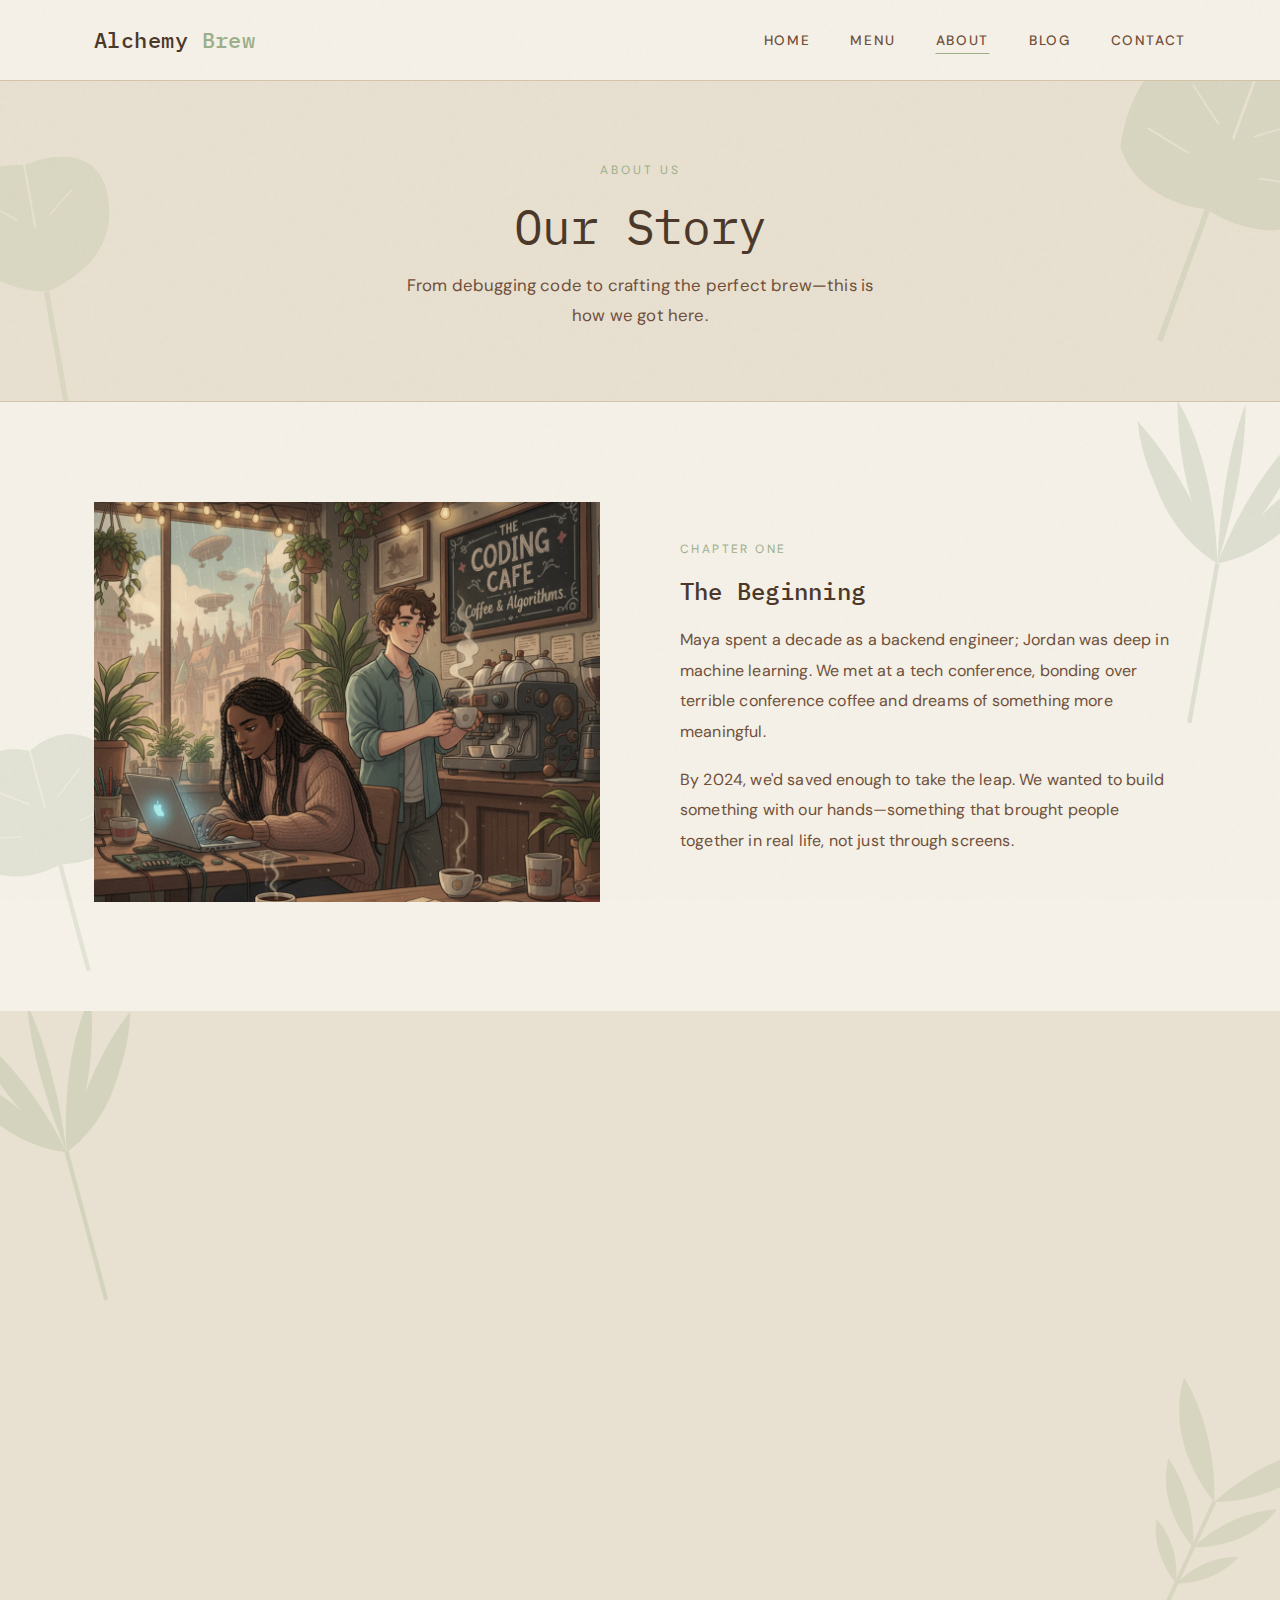
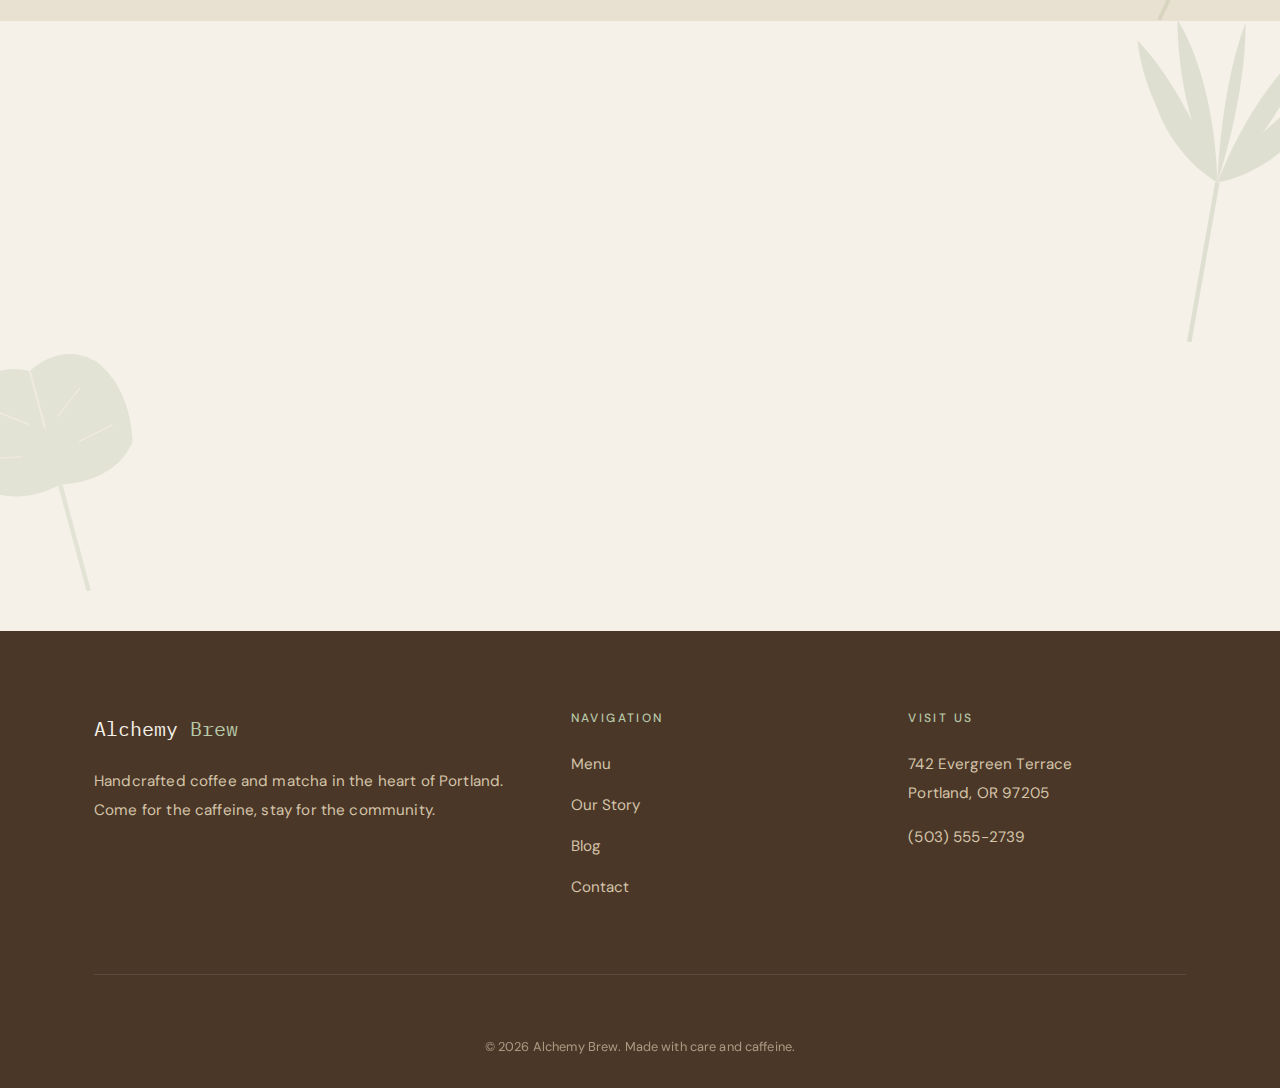
<file: about.html>
<!DOCTYPE html>
<html lang="en">
<head>
    <meta charset="UTF-8">
    <meta name="viewport" content="width=device-width, initial-scale=1.0">
    <title>Our Story | Alchemy Brew</title>
    <link rel="stylesheet" href="css/styles.css">
</head>
<body>
    <!-- Navigation -->
    <nav class="navbar">
        <div class="nav-container">
            <a href="index.html" class="nav-logo">Alchemy <span>Brew</span></a>
            <ul class="nav-menu">
                <li><a href="index.html" class="nav-link">Home</a></li>
                <li><a href="menu.html" class="nav-link">Menu</a></li>
                <li><a href="about.html" class="nav-link active">About</a></li>
                <li><a href="blog.html" class="nav-link">Blog</a></li>
                <li><a href="contact.html" class="nav-link">Contact</a></li>
            </ul>
            <div class="hamburger">
                <span></span>
                <span></span>
                <span></span>
            </div>
        </div>
    </nav>

    <!-- Page Header -->
    <section class="page-header">
        <div class="container">
            <span class="label">About Us</span>
            <h1>Our Story</h1>
            <p>From debugging code to crafting the perfect brew—this is how we got here.</p>
        </div>
    </section>

    <!-- The Beginning -->
    <section class="section">
        <div class="container">
            <div class="story-section">
                <div class="story-image fade-in">
                    <img src="assets/ai1.png" alt="Maya and Jordan in their coffee shop">
                </div>
                <div class="story-content fade-in">
                    <span class="label">Chapter One</span>
                    <h3>The Beginning</h3>
                    <p>Maya spent a decade as a backend engineer; Jordan was deep in machine learning. We met at a tech conference, bonding over terrible conference coffee and dreams of something more meaningful.</p>
                    <p>By 2024, we'd saved enough to take the leap. We wanted to build something with our hands—something that brought people together in real life, not just through screens.</p>
                </div>
            </div>
        </div>
    </section>

    <!-- Why Coffee -->
    <section class="section section-alt">
        <div class="container">
            <div class="story-section reverse">
                <div class="story-image fade-in">
                    <img src="assets/ai2.png" alt="Coffee roasting and brewing journey">
                </div>
                <div class="story-content fade-in">
                    <span class="label">Chapter Two</span>
                    <h3>Why Coffee?</h3>
                    <p>In tech, coffee was fuel. But the more we explored specialty roasts and brewing methods, the more we saw the parallels to our old work: precision, iteration, and a deep respect for craft.</p>
                    <p>We spent a year traveling—visiting farms in Colombia, learning roasting techniques in Portland, and studying matcha preparation in Kyoto. Every stop taught us something new.</p>
                </div>
            </div>
        </div>
    </section>

    <!-- Our Philosophy -->
    <section class="section">
        <div class="container">
            <div class="story-section">
                <div class="story-image fade-in">
                    <img src="assets/ai3.png" alt="Alchemy Brew philosophy and community">
                </div>
                <div class="story-content fade-in">
                    <span class="label">Chapter Three</span>
                    <h3>Our Philosophy</h3>
                    <p>At Alchemy Brew, we believe great coffee starts with relationships—with farmers, roasters, and our community. We source ethically, roast locally, and bake everything fresh each morning.</p>
                    <p>We designed our space to feel like a living room: warm lighting, plenty of plants, and no pressure to leave. Whether you're working remote or catching up with friends, you belong here.</p>
                </div>
            </div>
        </div>
    </section>

    <!-- Footer -->
    <footer class="footer">
        <div class="container">
            <div class="footer-content">
                <div class="footer-section">
                    <span class="footer-logo">Alchemy <span>Brew</span></span>
                    <p>Handcrafted coffee and matcha in the heart of Portland. Come for the caffeine, stay for the community.</p>
                </div>
                <div class="footer-section">
                    <h4>Navigation</h4>
                    <ul class="footer-links">
                        <li><a href="menu.html">Menu</a></li>
                        <li><a href="about.html">Our Story</a></li>
                        <li><a href="blog.html">Blog</a></li>
                        <li><a href="contact.html">Contact</a></li>
                    </ul>
                </div>
                <div class="footer-section">
                    <h4>Visit Us</h4>
                    <p>742 Evergreen Terrace<br>Portland, OR 97205</p>
                    <p style="margin-top: 15px;">(503) 555-2739</p>
                </div>
            </div>
            <div class="footer-bottom">
                <p>&copy; 2026 Alchemy Brew. Made with care and caffeine.</p>
            </div>
        </div>
    </footer>

    <script src="js/main.js"></script>
</body>
</html>
</file>
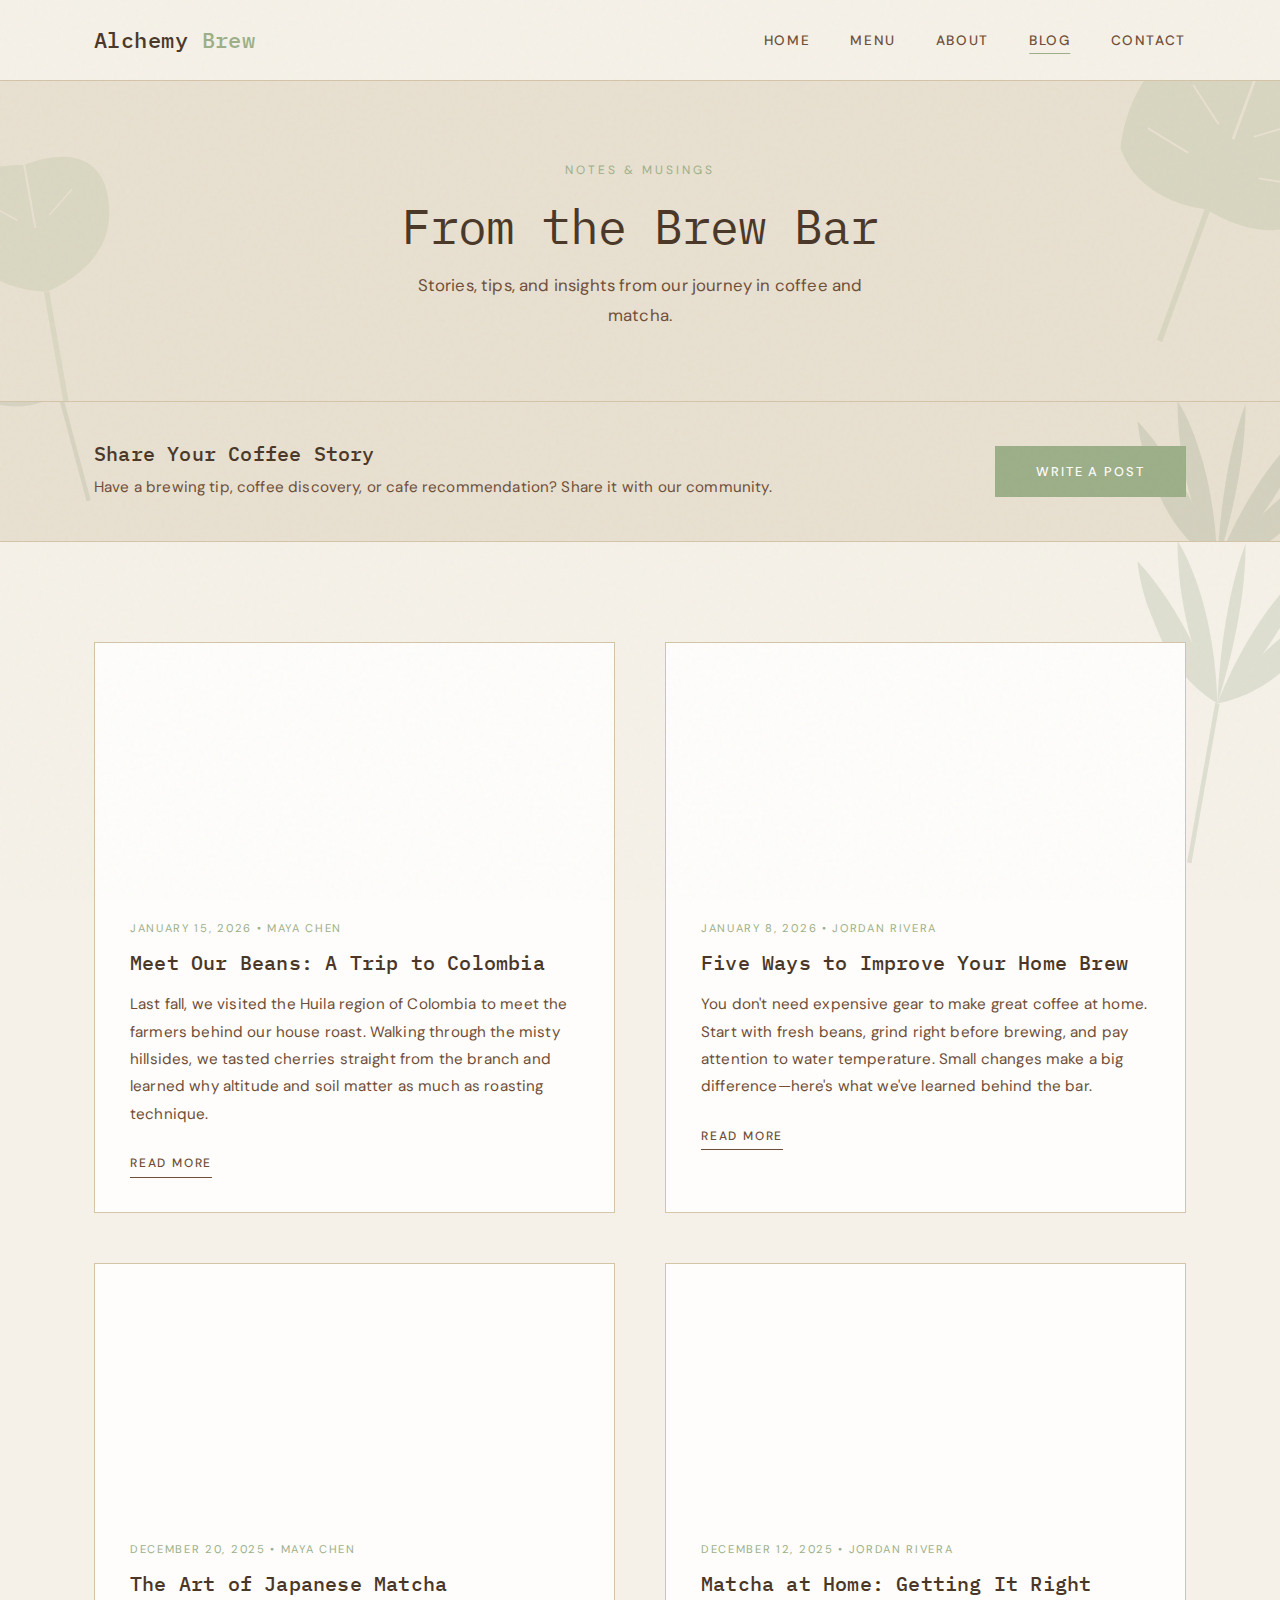
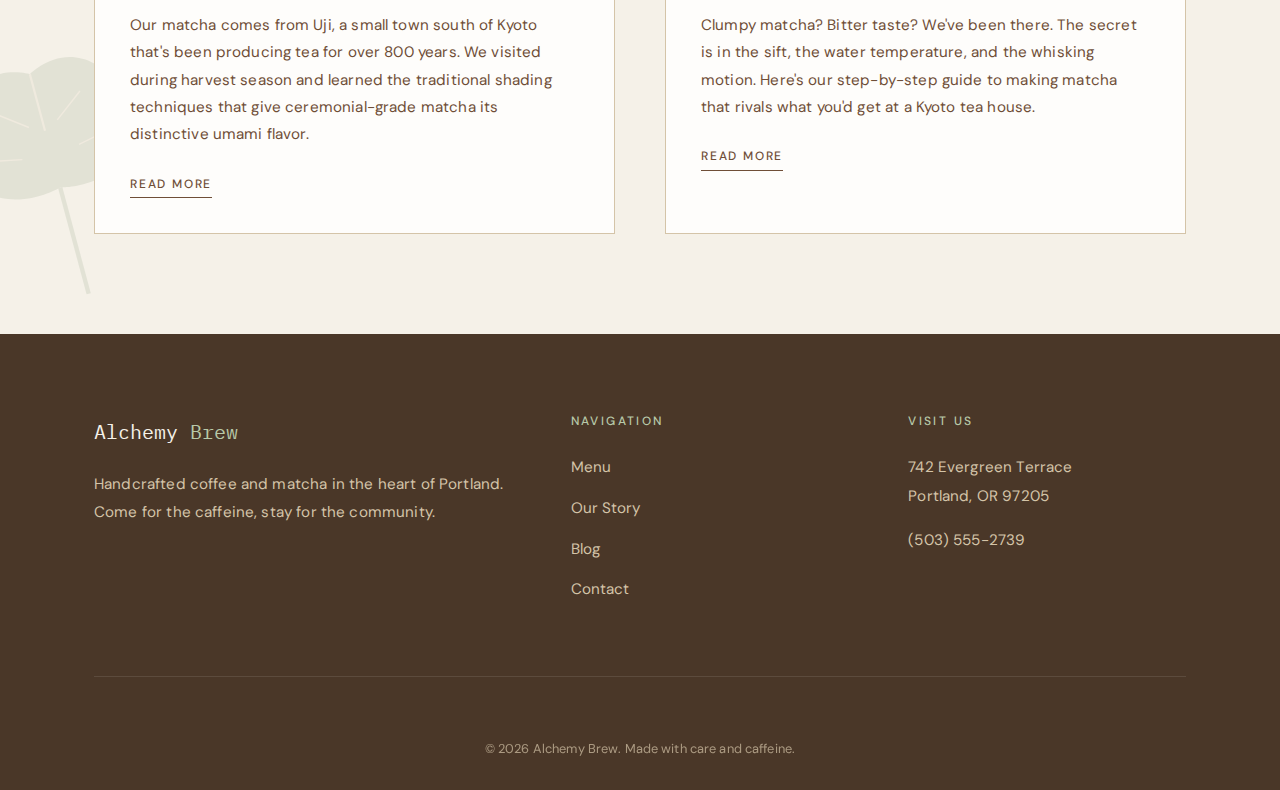
<file: blog.html>
<!DOCTYPE html>
<html lang="en">
<head>
    <meta charset="UTF-8">
    <meta name="viewport" content="width=device-width, initial-scale=1.0">
    <title>Blog | Alchemy Brew</title>
    <link rel="stylesheet" href="css/styles.css">
</head>
<body>
    <!-- Navigation -->
    <nav class="navbar">
        <div class="nav-container">
            <a href="index.html" class="nav-logo">Alchemy <span>Brew</span></a>
            <ul class="nav-menu">
                <li><a href="index.html" class="nav-link">Home</a></li>
                <li><a href="menu.html" class="nav-link">Menu</a></li>
                <li><a href="about.html" class="nav-link">About</a></li>
                <li><a href="blog.html" class="nav-link active">Blog</a></li>
                <li><a href="contact.html" class="nav-link">Contact</a></li>
            </ul>
            <div class="hamburger">
                <span></span>
                <span></span>
                <span></span>
            </div>
        </div>
    </nav>

    <!-- Page Header -->
    <section class="page-header">
        <div class="container">
            <span class="label">Notes & Musings</span>
            <h1>From the Brew Bar</h1>
            <p>Stories, tips, and insights from our journey in coffee and matcha.</p>
        </div>
    </section>

    <!-- Create Post Section -->
    <section class="section create-post-wrapper">
        <div class="container">
            <div class="create-post-header">
                <div class="create-post-intro">
                    <h3>Share Your Coffee Story</h3>
                    <p>Have a brewing tip, coffee discovery, or cafe recommendation? Share it with our community.</p>
                </div>
                <button class="btn btn-primary" id="toggle-post-form">Write a Post</button>
            </div>

            <div class="create-post-section" id="create-post-section">
                <form class="create-post-form" id="create-post-form">
                    <div class="form-field">
                        <label for="post-title">Title</label>
                        <input type="text" id="post-title" name="title" placeholder="Give your post a title" maxlength="100" required>
                        <span class="field-error" id="title-error"></span>
                    </div>

                    <div class="form-field">
                        <label for="post-author">Your Name</label>
                        <input type="text" id="post-author" name="author" placeholder="How should we credit you?" maxlength="50" required>
                        <span class="field-error" id="author-error"></span>
                    </div>

                    <div class="form-field">
                        <label for="post-content">Your Post</label>
                        <textarea id="post-content" name="content" placeholder="Share your thoughts, tips, or stories about coffee..." maxlength="2000" required></textarea>
                        <span class="field-error" id="content-error"></span>
                    </div>

                    <div class="form-note">
                        <p>Please keep posts respectful and on-topic. Posts with inappropriate content will be removed.</p>
                    </div>

                    <div class="create-post-actions">
                        <button type="submit" class="btn btn-primary">Publish Post</button>
                        <span class="post-form-status"></span>
                    </div>
                </form>
            </div>
        </div>
    </section>

    <!-- Blog Posts -->
    <section class="section">
        <div class="container">
            <div class="blog-grid" id="blog-grid">
                <!-- Posts loaded dynamically via JavaScript -->
            </div>
        </div>
    </section>

    <!-- Footer -->
    <footer class="footer">
        <div class="container">
            <div class="footer-content">
                <div class="footer-section">
                    <span class="footer-logo">Alchemy <span>Brew</span></span>
                    <p>Handcrafted coffee and matcha in the heart of Portland. Come for the caffeine, stay for the community.</p>
                </div>
                <div class="footer-section">
                    <h4>Navigation</h4>
                    <ul class="footer-links">
                        <li><a href="menu.html">Menu</a></li>
                        <li><a href="about.html">Our Story</a></li>
                        <li><a href="blog.html">Blog</a></li>
                        <li><a href="contact.html">Contact</a></li>
                    </ul>
                </div>
                <div class="footer-section">
                    <h4>Visit Us</h4>
                    <p>742 Evergreen Terrace<br>Portland, OR 97205</p>
                    <p style="margin-top: 15px;">(503) 555-2739</p>
                </div>
            </div>
            <div class="footer-bottom">
                <p>&copy; 2026 Alchemy Brew. Made with care and caffeine.</p>
            </div>
        </div>
    </footer>

    <script src="js/main.js"></script>
    <script src="js/blog.js"></script>
</body>
</html>
</file>
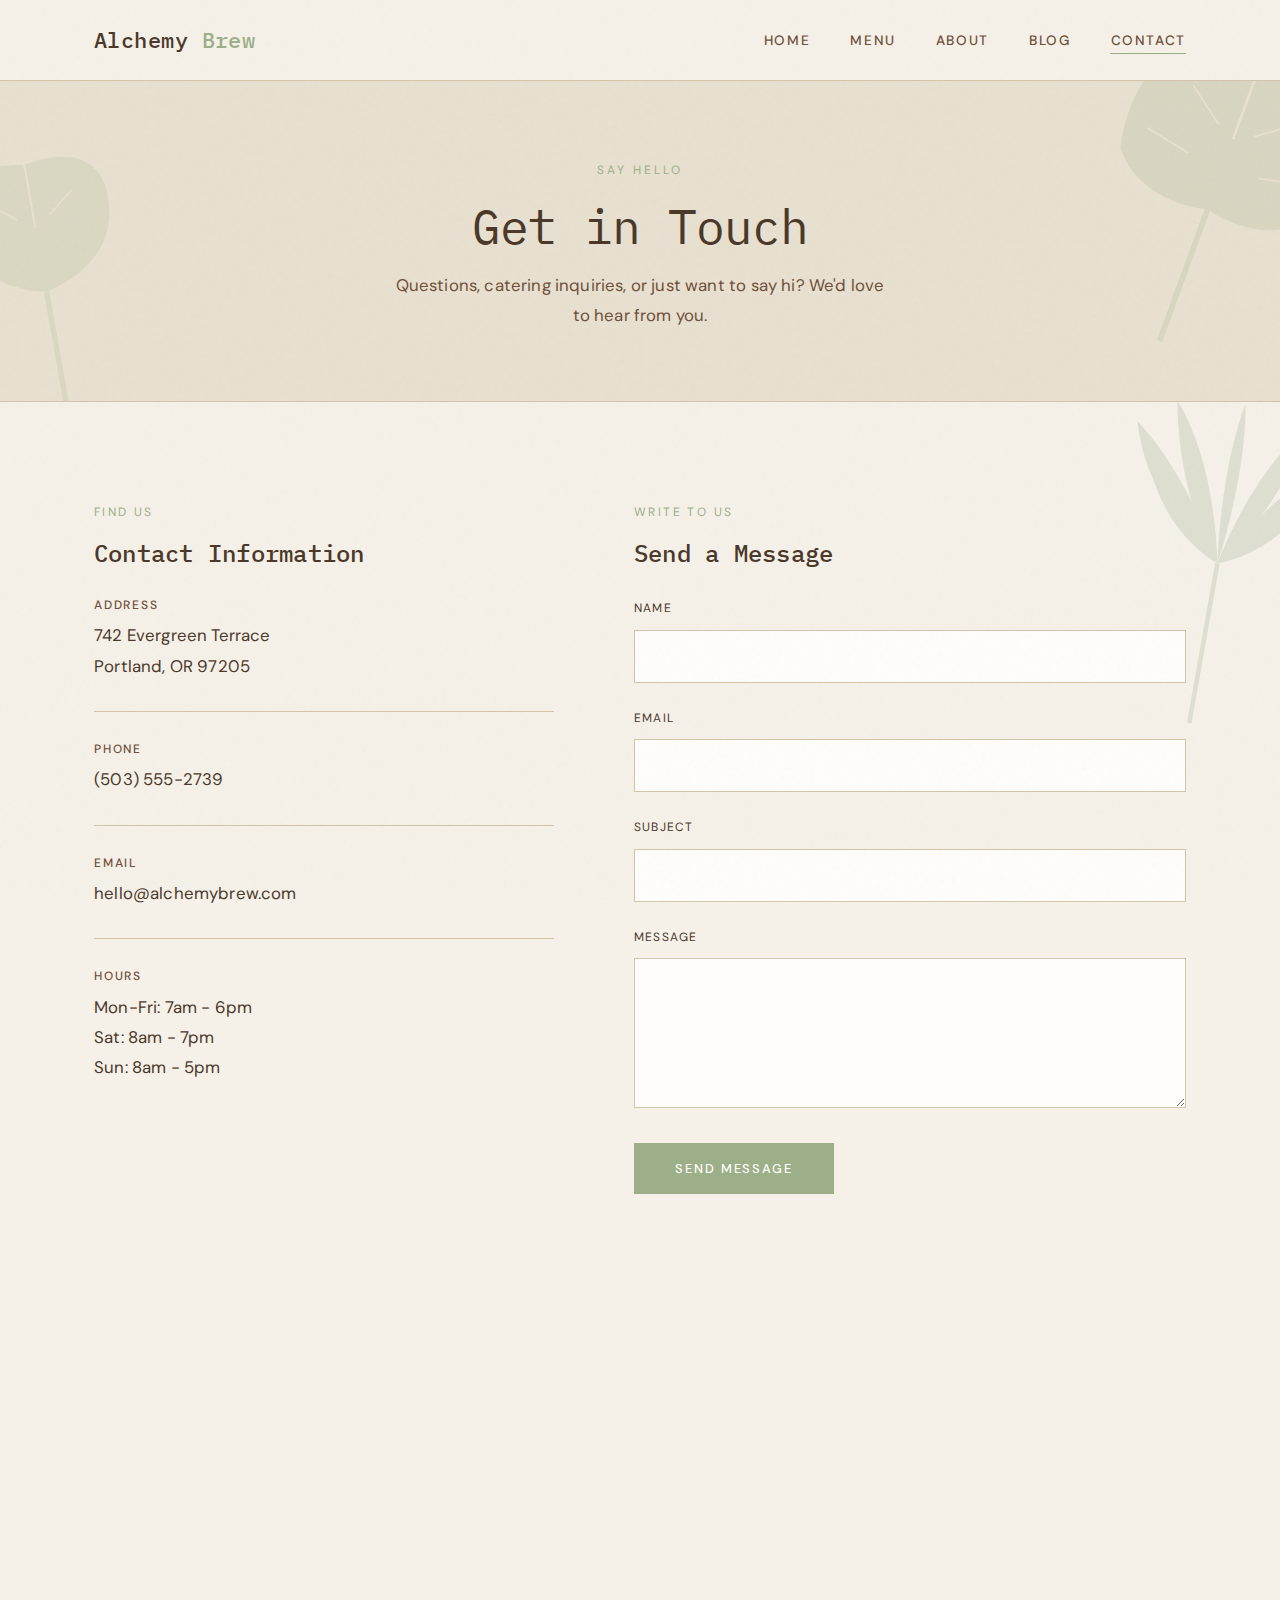
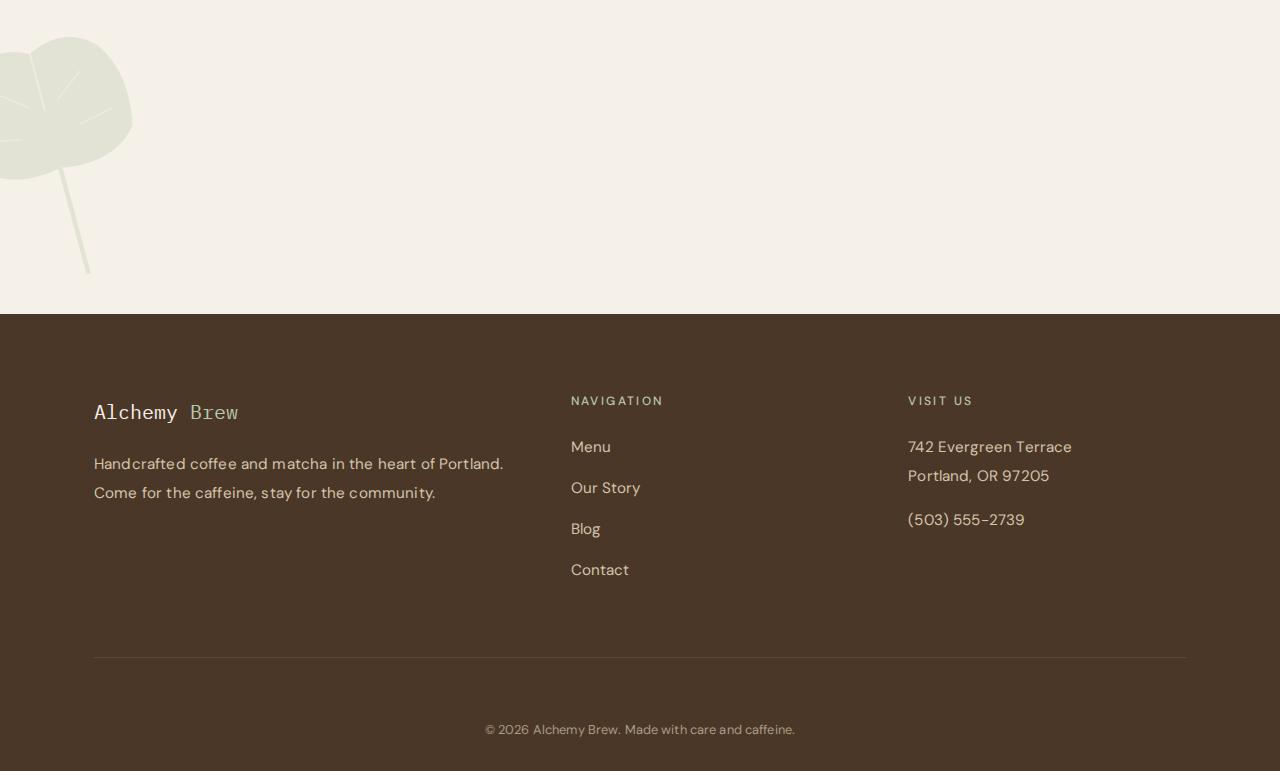
<file: contact.html>
<!DOCTYPE html>
<html lang="en">
<head>
    <meta charset="UTF-8">
    <meta name="viewport" content="width=device-width, initial-scale=1.0">
    <title>Contact | Alchemy Brew</title>
    <link rel="stylesheet" href="css/styles.css">
</head>
<body>
    <!-- Navigation -->
    <nav class="navbar">
        <div class="nav-container">
            <a href="index.html" class="nav-logo">Alchemy <span>Brew</span></a>
            <ul class="nav-menu">
                <li><a href="index.html" class="nav-link">Home</a></li>
                <li><a href="menu.html" class="nav-link">Menu</a></li>
                <li><a href="about.html" class="nav-link">About</a></li>
                <li><a href="blog.html" class="nav-link">Blog</a></li>
                <li><a href="contact.html" class="nav-link active">Contact</a></li>
            </ul>
            <div class="hamburger">
                <span></span>
                <span></span>
                <span></span>
            </div>
        </div>
    </nav>

    <!-- Page Header -->
    <section class="page-header">
        <div class="container">
            <span class="label">Say Hello</span>
            <h1>Get in Touch</h1>
            <p>Questions, catering inquiries, or just want to say hi? We'd love to hear from you.</p>
        </div>
    </section>

    <!-- Contact Section -->
    <section class="section">
        <div class="container">
            <div class="contact-grid">
                <div class="contact-info fade-in">
                    <span class="label">Find Us</span>
                    <h3>Contact Information</h3>
                    <div class="contact-item">
                        <h4>Address</h4>
                        <p>742 Evergreen Terrace<br>Portland, OR 97205</p>
                    </div>
                    <div class="contact-item">
                        <h4>Phone</h4>
                        <p>(503) 555-2739</p>
                    </div>
                    <div class="contact-item">
                        <h4>Email</h4>
                        <p>hello@alchemybrew.com</p>
                    </div>
                    <div class="contact-item">
                        <h4>Hours</h4>
                        <p>Mon-Fri: 7am - 6pm<br>Sat: 8am - 7pm<br>Sun: 8am - 5pm</p>
                    </div>
                </div>

                <div class="contact-form fade-in">
                    <span class="label">Write to Us</span>
                    <h3>Send a Message</h3>
                    <form>
                        <div class="form-group">
                            <label for="name">Name</label>
                            <input type="text" id="name" name="name" required>
                        </div>
                        <div class="form-group">
                            <label for="email">Email</label>
                            <input type="email" id="email" name="email" required>
                        </div>
                        <div class="form-group">
                            <label for="subject">Subject</label>
                            <input type="text" id="subject" name="subject">
                        </div>
                        <div class="form-group">
                            <label for="message">Message</label>
                            <textarea id="message" name="message" required></textarea>
                        </div>
                        <button type="submit" class="btn btn-primary">Send Message</button>
                    </form>
                </div>
            </div>

            <!-- Map Section -->
            <div class="map-section fade-in">
                <h3>Find Us</h3>
                <div class="map-container">
                    <iframe
                        src="https://www.google.com/maps/embed?pb=!1m18!1m12!1m3!1d178132.43609850986!2d-122.75828579859863!3d45.54820909245746!2m3!1f0!2f0!3f0!3m2!1i1024!2i768!4f13.1!3m3!1m2!1s0x54950b0b7da97427%3A0x1c36b9e6f6d18591!2sPortland%2C%20OR!5e0!3m2!1sen!2sus!4v1704067200000!5m2!1sen!2sus"
                        allowfullscreen=""
                        loading="lazy"
                        referrerpolicy="no-referrer-when-downgrade">
                    </iframe>
                </div>
            </div>
        </div>
    </section>

    <!-- Footer -->
    <footer class="footer">
        <div class="container">
            <div class="footer-content">
                <div class="footer-section">
                    <span class="footer-logo">Alchemy <span>Brew</span></span>
                    <p>Handcrafted coffee and matcha in the heart of Portland. Come for the caffeine, stay for the community.</p>
                </div>
                <div class="footer-section">
                    <h4>Navigation</h4>
                    <ul class="footer-links">
                        <li><a href="menu.html">Menu</a></li>
                        <li><a href="about.html">Our Story</a></li>
                        <li><a href="blog.html">Blog</a></li>
                        <li><a href="contact.html">Contact</a></li>
                    </ul>
                </div>
                <div class="footer-section">
                    <h4>Visit Us</h4>
                    <p>742 Evergreen Terrace<br>Portland, OR 97205</p>
                    <p style="margin-top: 15px;">(503) 555-2739</p>
                </div>
            </div>
            <div class="footer-bottom">
                <p>&copy; 2026 Alchemy Brew. Made with care and caffeine.</p>
            </div>
        </div>
    </footer>

    <script src="js/main.js"></script>
</body>
</html>
</file>
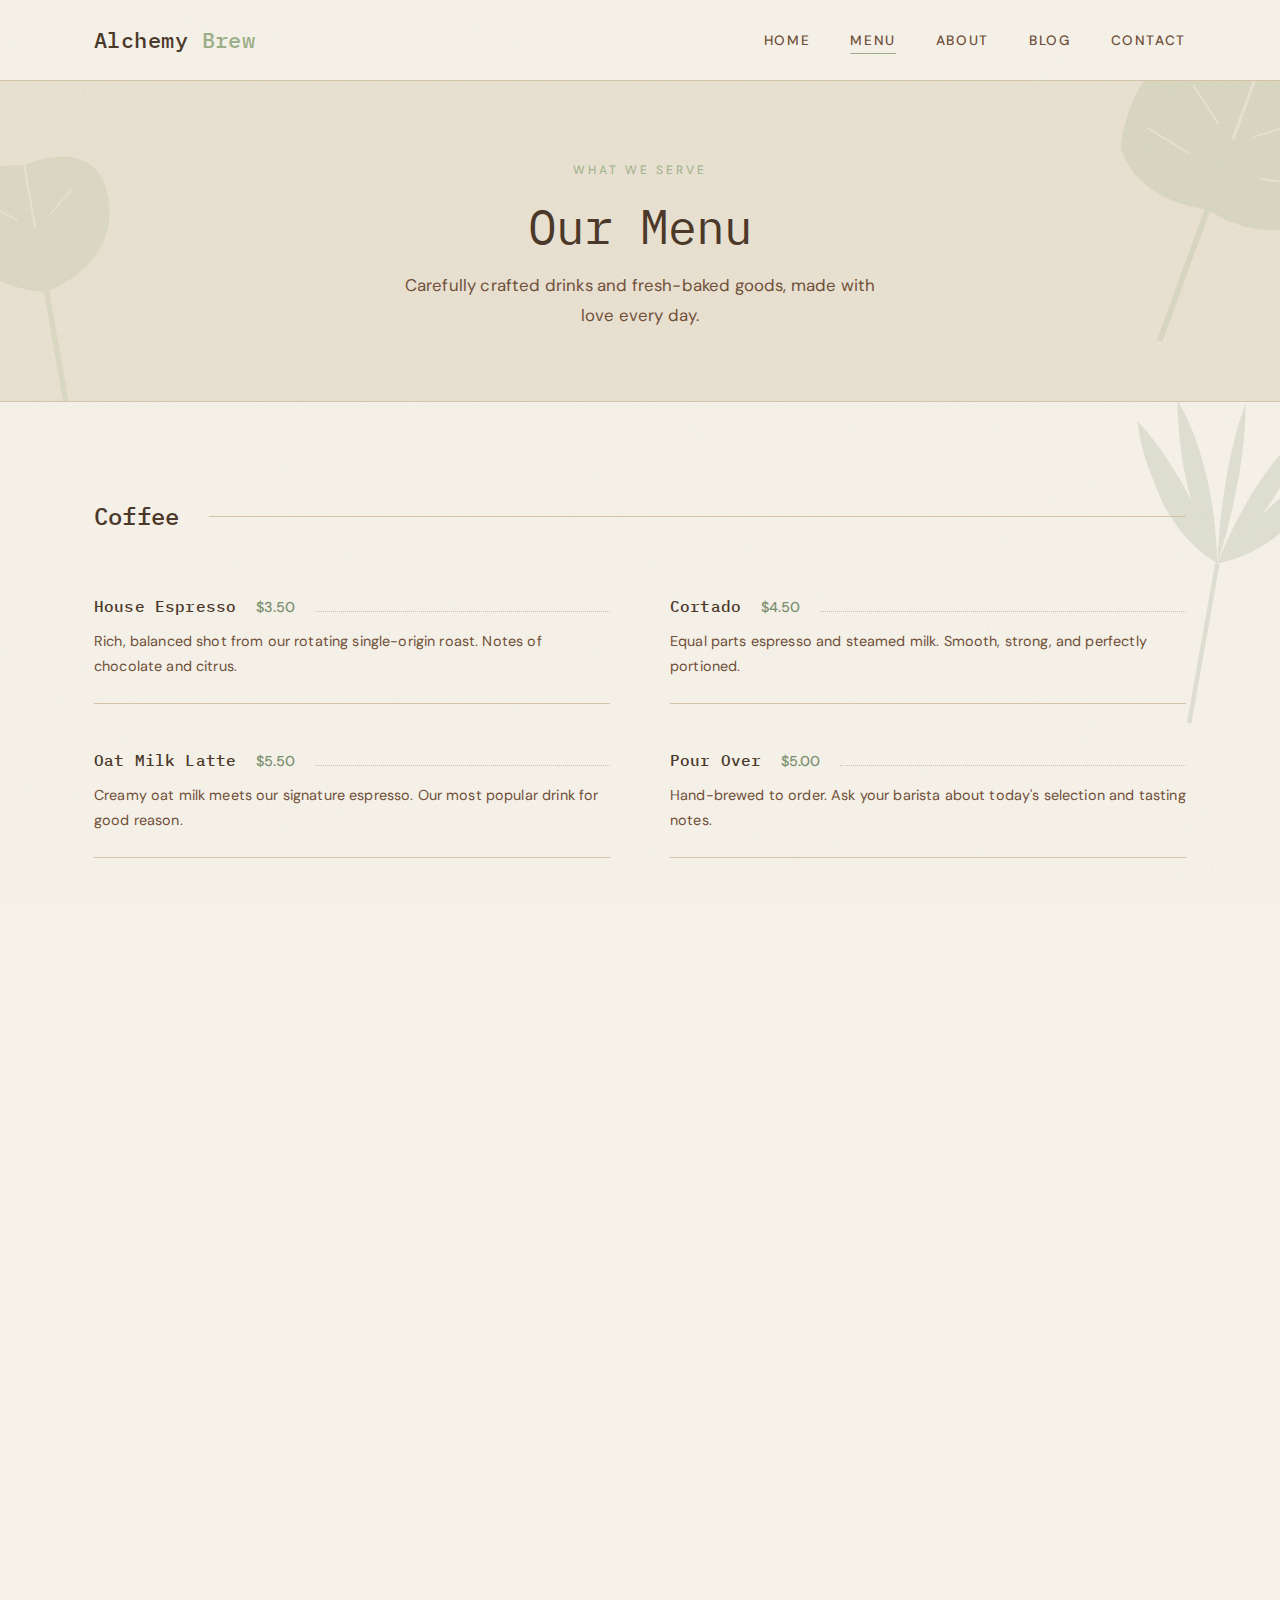
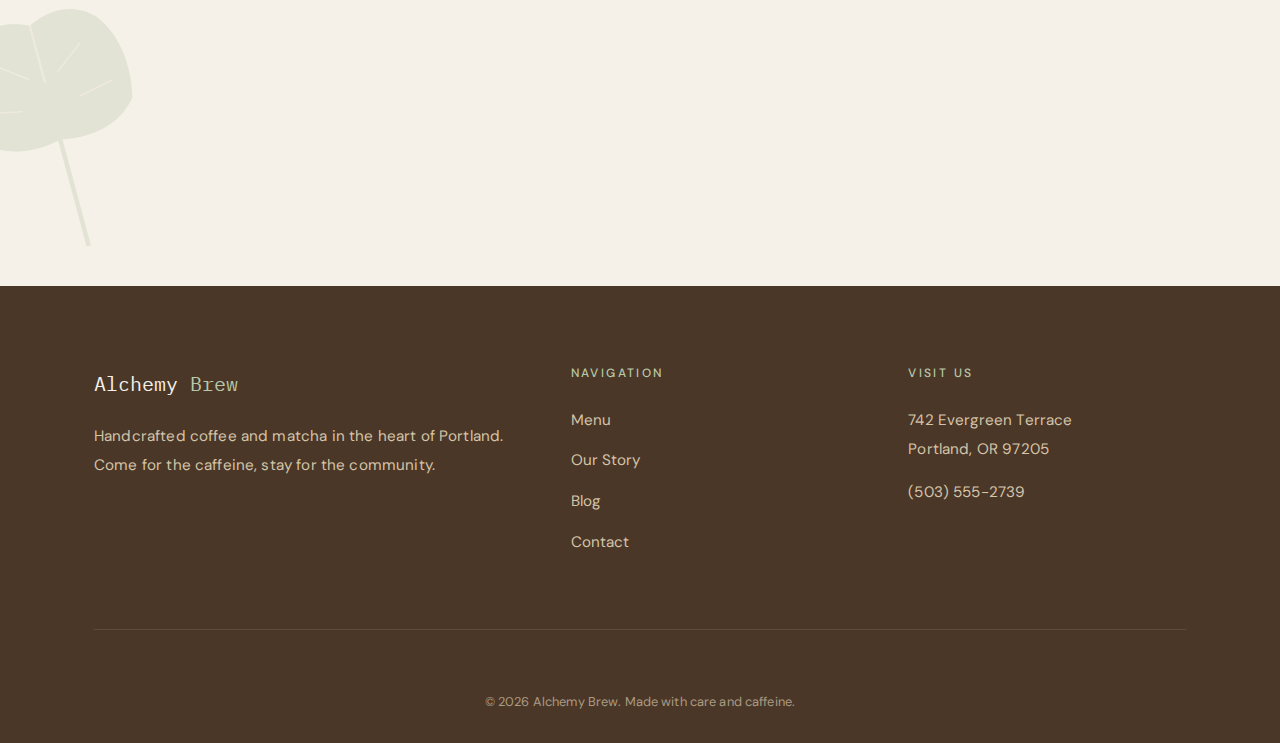
<file: menu.html>
<!DOCTYPE html>
<html lang="en">
<head>
    <meta charset="UTF-8">
    <meta name="viewport" content="width=device-width, initial-scale=1.0">
    <title>Menu | Alchemy Brew</title>
    <link rel="stylesheet" href="css/styles.css">
</head>
<body>
    <!-- Navigation -->
    <nav class="navbar">
        <div class="nav-container">
            <a href="index.html" class="nav-logo">Alchemy <span>Brew</span></a>
            <ul class="nav-menu">
                <li><a href="index.html" class="nav-link">Home</a></li>
                <li><a href="menu.html" class="nav-link active">Menu</a></li>
                <li><a href="about.html" class="nav-link">About</a></li>
                <li><a href="blog.html" class="nav-link">Blog</a></li>
                <li><a href="contact.html" class="nav-link">Contact</a></li>
            </ul>
            <div class="hamburger">
                <span></span>
                <span></span>
                <span></span>
            </div>
        </div>
    </nav>

    <!-- Page Header -->
    <section class="page-header">
        <div class="container">
            <span class="label">What We Serve</span>
            <h1>Our Menu</h1>
            <p>Carefully crafted drinks and fresh-baked goods, made with love every day.</p>
        </div>
    </section>

    <!-- Menu Content -->
    <section class="section">
        <div class="container">
            <!-- Coffee Section -->
            <div class="menu-category fade-in">
                <div class="menu-category-header">
                    <h3>Coffee</h3>
                </div>
                <div class="menu-grid">
                    <div class="menu-item">
                        <div class="menu-item-header">
                            <h4>House Espresso</h4>
                            <span class="price">$3.50</span>
                        </div>
                        <p>Rich, balanced shot from our rotating single-origin roast. Notes of chocolate and citrus.</p>
                    </div>
                    <div class="menu-item">
                        <div class="menu-item-header">
                            <h4>Cortado</h4>
                            <span class="price">$4.50</span>
                        </div>
                        <p>Equal parts espresso and steamed milk. Smooth, strong, and perfectly portioned.</p>
                    </div>
                    <div class="menu-item">
                        <div class="menu-item-header">
                            <h4>Oat Milk Latte</h4>
                            <span class="price">$5.50</span>
                        </div>
                        <p>Creamy oat milk meets our signature espresso. Our most popular drink for good reason.</p>
                    </div>
                    <div class="menu-item">
                        <div class="menu-item-header">
                            <h4>Pour Over</h4>
                            <span class="price">$5.00</span>
                        </div>
                        <p>Hand-brewed to order. Ask your barista about today's selection and tasting notes.</p>
                    </div>
                </div>
            </div>

            <!-- Matcha Section -->
            <div class="menu-category fade-in">
                <div class="menu-category-header">
                    <h3>Matcha</h3>
                </div>
                <div class="menu-grid">
                    <div class="menu-item">
                        <div class="menu-item-header">
                            <h4>Traditional Matcha</h4>
                            <span class="price">$5.00</span>
                        </div>
                        <p>Ceremonial-grade matcha from Uji, Japan. Whisked with hot water in the traditional style.</p>
                    </div>
                    <div class="menu-item">
                        <div class="menu-item-header">
                            <h4>Matcha Latte</h4>
                            <span class="price">$6.00</span>
                        </div>
                        <p>Our matcha blended with your choice of milk. Earthy, smooth, and subtly sweet.</p>
                    </div>
                </div>
            </div>

            <!-- Sweet Pastries -->
            <div class="menu-category fade-in">
                <div class="menu-category-header">
                    <h3>Sweet Bites</h3>
                </div>
                <div class="menu-grid">
                    <div class="menu-item">
                        <div class="menu-item-header">
                            <h4>Almond Croissant</h4>
                            <span class="price">$4.50</span>
                        </div>
                        <p>Flaky, buttery layers filled with house-made almond cream. Baked fresh every morning.</p>
                    </div>
                    <div class="menu-item">
                        <div class="menu-item-header">
                            <h4>Cardamom Bun</h4>
                            <span class="price">$4.00</span>
                        </div>
                        <p>Swedish-inspired bun with warm cardamom and a light sugar glaze.</p>
                    </div>
                </div>
            </div>

            <!-- Savory Pastries -->
            <div class="menu-category fade-in">
                <div class="menu-category-header">
                    <h3>Savory Bites</h3>
                </div>
                <div class="menu-grid">
                    <div class="menu-item">
                        <div class="menu-item-header">
                            <h4>Everything Scone</h4>
                            <span class="price">$4.00</span>
                        </div>
                        <p>Loaded with everything bagel seasoning, sharp cheddar, and scallions. Pairs perfectly with coffee.</p>
                    </div>
                    <div class="menu-item">
                        <div class="menu-item-header">
                            <h4>Spinach Feta Croissant</h4>
                            <span class="price">$5.00</span>
                        </div>
                        <p>Buttery croissant filled with spinach, feta, and a hint of garlic. Served warm.</p>
                    </div>
                </div>
            </div>
        </div>
    </section>

    <!-- Footer -->
    <footer class="footer">
        <div class="container">
            <div class="footer-content">
                <div class="footer-section">
                    <span class="footer-logo">Alchemy <span>Brew</span></span>
                    <p>Handcrafted coffee and matcha in the heart of Portland. Come for the caffeine, stay for the community.</p>
                </div>
                <div class="footer-section">
                    <h4>Navigation</h4>
                    <ul class="footer-links">
                        <li><a href="menu.html">Menu</a></li>
                        <li><a href="about.html">Our Story</a></li>
                        <li><a href="blog.html">Blog</a></li>
                        <li><a href="contact.html">Contact</a></li>
                    </ul>
                </div>
                <div class="footer-section">
                    <h4>Visit Us</h4>
                    <p>742 Evergreen Terrace<br>Portland, OR 97205</p>
                    <p style="margin-top: 15px;">(503) 555-2739</p>
                </div>
            </div>
            <div class="footer-bottom">
                <p>&copy; 2026 Alchemy Brew. Made with care and caffeine.</p>
            </div>
        </div>
    </footer>

    <script src="js/main.js"></script>
</body>
</html>
</file>
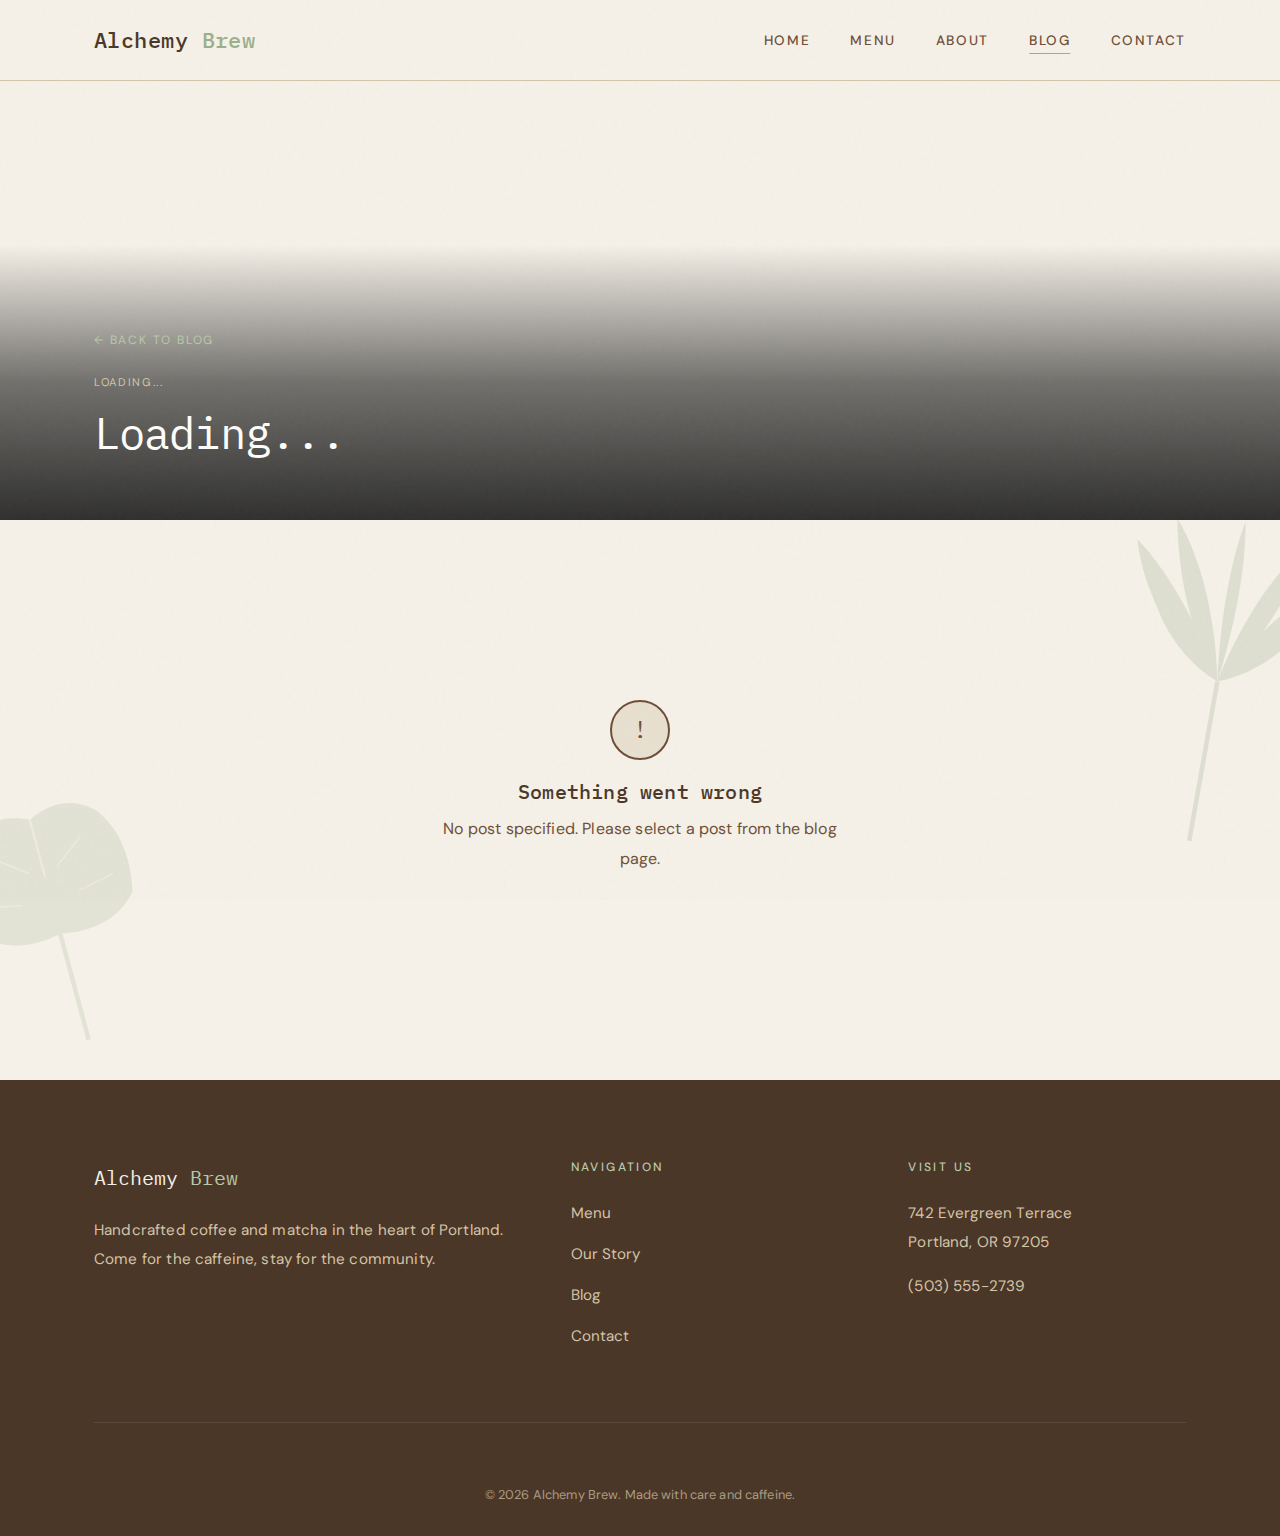
<file: blog/post.html>
<!DOCTYPE html>
<html lang="en">
<head>
    <meta charset="UTF-8">
    <meta name="viewport" content="width=device-width, initial-scale=1.0">
    <title>Loading... | Alchemy Brew</title>
    <link rel="stylesheet" href="../css/styles.css">
</head>
<body>
    <!-- Navigation -->
    <nav class="navbar">
        <div class="nav-container">
            <a href="../index.html" class="nav-logo">Alchemy <span>Brew</span></a>
            <ul class="nav-menu">
                <li><a href="../index.html" class="nav-link">Home</a></li>
                <li><a href="../menu.html" class="nav-link">Menu</a></li>
                <li><a href="../about.html" class="nav-link">About</a></li>
                <li><a href="../blog.html" class="nav-link active">Blog</a></li>
                <li><a href="../contact.html" class="nav-link">Contact</a></li>
            </ul>
            <div class="hamburger">
                <span></span>
                <span></span>
                <span></span>
            </div>
        </div>
    </nav>

    <!-- Blog Post Header -->
    <section class="blog-post-header" id="blog-post-header">
        <div class="blog-post-header-overlay">
            <div class="container">
                <a href="../blog.html" class="back-link">&larr; Back to Blog</a>
                <span class="blog-meta">Loading...</span>
                <h1>Loading...</h1>
            </div>
        </div>
    </section>

    <!-- Blog Post Content -->
    <article class="section blog-post-content">
        <div class="container">
            <div class="post-body" id="blog-post-body">
                <!-- Content loaded dynamically via JavaScript -->
            </div>
        </div>
    </article>

    <!-- Footer -->
    <footer class="footer">
        <div class="container">
            <div class="footer-content">
                <div class="footer-section">
                    <span class="footer-logo">Alchemy <span>Brew</span></span>
                    <p>Handcrafted coffee and matcha in the heart of Portland. Come for the caffeine, stay for the community.</p>
                </div>
                <div class="footer-section">
                    <h4>Navigation</h4>
                    <ul class="footer-links">
                        <li><a href="../menu.html">Menu</a></li>
                        <li><a href="../about.html">Our Story</a></li>
                        <li><a href="../blog.html">Blog</a></li>
                        <li><a href="../contact.html">Contact</a></li>
                    </ul>
                </div>
                <div class="footer-section">
                    <h4>Visit Us</h4>
                    <p>742 Evergreen Terrace<br>Portland, OR 97205</p>
                    <p style="margin-top: 15px;">(503) 555-2739</p>
                </div>
            </div>
            <div class="footer-bottom">
                <p>&copy; 2026 Alchemy Brew. Made with care and caffeine.</p>
            </div>
        </div>
    </footer>

    <script src="../js/main.js"></script>
    <script src="../js/blog.js"></script>
</body>
</html>
</file>
<file: css/styles.css>
/* ========================================
   Alchemy Brew - Earthy Artisanal Styles
   Color Palette: Sage Green, Coffee Brown, Warm Tan, Black
   Aesthetic: Organic, textured, handcrafted
   ======================================== */

/* Google Fonts - Terminal-inspired heading with readable body */
@import url('https://fonts.googleapis.com/css2?family=IBM+Plex+Mono:ital,wght@0,400;0,500;0,600&family=DM+Sans:wght@400;500&display=swap');

/* CSS Variables */
:root {
    --sage-green: #9CAF88;
    --sage-light: #B8C9A9;
    --sage-dark: #7A8F6E;
    --coffee-brown: #6F4E37;
    --coffee-dark: #4A3728;
    --coffee-light: #8B6914;
    --warm-tan: #D4C4A8;
    --cream: #F5F1E8;
    --cream-dark: #E8E0D0;
    --black: #1A1A1A;
    --white: #FEFDFB;

    --font-heading: 'IBM Plex Mono', 'Courier New', monospace;
    --font-body: 'DM Sans', -apple-system, sans-serif;

    --transition: all 0.4s cubic-bezier(0.25, 0.46, 0.45, 0.94);
    --grain: url("data:image/svg+xml,%3Csvg viewBox='0 0 256 256' xmlns='http://www.w3.org/2000/svg'%3E%3Cfilter id='noise'%3E%3CfeTurbulence type='fractalNoise' baseFrequency='0.8' numOctaves='4' stitchTiles='stitch'/%3E%3C/filter%3E%3Crect width='100%25' height='100%25' filter='url(%23noise)'/%3E%3C/svg%3E");

    /* Organic decorative SVGs - bold botanical leaves */
    --leaf-large: url("data:image/svg+xml,%3Csvg xmlns='http://www.w3.org/2000/svg' viewBox='0 0 200 300'%3E%3Cpath d='M100 280 C100 280 100 150 100 150' stroke='%239CAF88' stroke-width='4' fill='none'/%3E%3Cpath d='M100 150 C100 150 30 120 20 50 C20 50 70 80 100 150' fill='%239CAF88'/%3E%3Cpath d='M100 150 C100 150 170 120 180 50 C180 50 130 80 100 150' fill='%239CAF88'/%3E%3Cpath d='M100 200 C100 200 50 180 40 130 C40 130 80 150 100 200' fill='%239CAF88'/%3E%3Cpath d='M100 200 C100 200 150 180 160 130 C160 130 120 150 100 200' fill='%239CAF88'/%3E%3Cpath d='M100 240 C100 240 65 225 55 190 C55 190 85 200 100 240' fill='%239CAF88'/%3E%3Cpath d='M100 240 C100 240 135 225 145 190 C145 190 115 200 100 240' fill='%239CAF88'/%3E%3C/svg%3E");
    --leaf-monstera: url("data:image/svg+xml,%3Csvg xmlns='http://www.w3.org/2000/svg' viewBox='0 0 300 350'%3E%3Cpath d='M150 330 C150 330 150 180 150 180' stroke='%239CAF88' stroke-width='6' fill='none'/%3E%3Cpath d='M150 180 C150 180 80 200 40 150 C40 150 20 80 60 30 C100 -10 150 20 150 20 C150 20 200 -10 240 30 C280 80 260 150 260 150 C220 200 150 180 150 180' fill='%239CAF88'/%3E%3Cpath d='M150 20 C150 20 150 100 150 100' stroke='%23E8E0D0' stroke-width='3' fill='none'/%3E%3Cpath d='M90 60 C90 60 130 90 130 90' stroke='%23E8E0D0' stroke-width='2' fill='none'/%3E%3Cpath d='M210 60 C210 60 170 90 170 90' stroke='%23E8E0D0' stroke-width='2' fill='none'/%3E%3Cpath d='M60 120 C60 120 110 130 110 130' stroke='%23E8E0D0' stroke-width='2' fill='none'/%3E%3Cpath d='M240 120 C240 120 190 130 190 130' stroke='%23E8E0D0' stroke-width='2' fill='none'/%3E%3C/svg%3E");
    --leaf-fiddle: url("data:image/svg+xml,%3Csvg xmlns='http://www.w3.org/2000/svg' viewBox='0 0 180 280'%3E%3Cpath d='M90 260 C90 260 90 140 90 140' stroke='%239CAF88' stroke-width='5' fill='none'/%3E%3Cpath d='M90 140 C90 140 30 130 20 80 C10 30 40 10 90 20 C140 10 170 30 160 80 C150 130 90 140 90 140' fill='%239CAF88'/%3E%3Cpath d='M90 20 C90 20 90 80 90 80' stroke='%23E8E0D0' stroke-width='2' fill='none'/%3E%3Cpath d='M50 50 C50 50 75 70 75 70' stroke='%23E8E0D0' stroke-width='1.5' fill='none'/%3E%3Cpath d='M130 50 C130 50 105 70 105 70' stroke='%23E8E0D0' stroke-width='1.5' fill='none'/%3E%3C/svg%3E");
    --leaf-palm: url("data:image/svg+xml,%3Csvg xmlns='http://www.w3.org/2000/svg' viewBox='0 0 250 400'%3E%3Cpath d='M125 380 C125 380 125 200 125 200' stroke='%239CAF88' stroke-width='5' fill='none'/%3E%3Cpath d='M125 200 C125 200 60 180 30 100 C30 100 80 130 125 200' fill='%239CAF88'/%3E%3Cpath d='M125 200 C125 200 190 180 220 100 C220 100 170 130 125 200' fill='%239CAF88'/%3E%3Cpath d='M125 200 C125 200 40 160 10 60 C10 60 70 100 125 200' fill='%239CAF88'/%3E%3Cpath d='M125 200 C125 200 210 160 240 60 C240 60 180 100 125 200' fill='%239CAF88'/%3E%3Cpath d='M125 200 C125 200 70 140 50 30 C50 30 100 80 125 200' fill='%239CAF88'/%3E%3Cpath d='M125 200 C125 200 180 140 200 30 C200 30 150 80 125 200' fill='%239CAF88'/%3E%3Cpath d='M125 200 C125 200 110 100 125 20 C140 100 125 200 125 200' fill='%239CAF88'/%3E%3C/svg%3E");

    /* Darker sage variants for darker sections */
    --leaf-large-dark: url("data:image/svg+xml,%3Csvg xmlns='http://www.w3.org/2000/svg' viewBox='0 0 200 300'%3E%3Cpath d='M100 280 C100 280 100 150 100 150' stroke='%237A8F6E' stroke-width='4' fill='none'/%3E%3Cpath d='M100 150 C100 150 30 120 20 50 C20 50 70 80 100 150' fill='%237A8F6E'/%3E%3Cpath d='M100 150 C100 150 170 120 180 50 C180 50 130 80 100 150' fill='%237A8F6E'/%3E%3Cpath d='M100 200 C100 200 50 180 40 130 C40 130 80 150 100 200' fill='%237A8F6E'/%3E%3Cpath d='M100 200 C100 200 150 180 160 130 C160 130 120 150 100 200' fill='%237A8F6E'/%3E%3Cpath d='M100 240 C100 240 65 225 55 190 C55 190 85 200 100 240' fill='%237A8F6E'/%3E%3Cpath d='M100 240 C100 240 135 225 145 190 C145 190 115 200 100 240' fill='%237A8F6E'/%3E%3C/svg%3E");
    --leaf-monstera-dark: url("data:image/svg+xml,%3Csvg xmlns='http://www.w3.org/2000/svg' viewBox='0 0 300 350'%3E%3Cpath d='M150 330 C150 330 150 180 150 180' stroke='%237A8F6E' stroke-width='6' fill='none'/%3E%3Cpath d='M150 180 C150 180 80 200 40 150 C40 150 20 80 60 30 C100 -10 150 20 150 20 C150 20 200 -10 240 30 C280 80 260 150 260 150 C220 200 150 180 150 180' fill='%237A8F6E'/%3E%3Cpath d='M150 20 C150 20 150 100 150 100' stroke='%23D4C4A8' stroke-width='3' fill='none'/%3E%3Cpath d='M90 60 C90 60 130 90 130 90' stroke='%23D4C4A8' stroke-width='2' fill='none'/%3E%3Cpath d='M210 60 C210 60 170 90 170 90' stroke='%23D4C4A8' stroke-width='2' fill='none'/%3E%3Cpath d='M60 120 C60 120 110 130 110 130' stroke='%23D4C4A8' stroke-width='2' fill='none'/%3E%3Cpath d='M240 120 C240 120 190 130 190 130' stroke='%23D4C4A8' stroke-width='2' fill='none'/%3E%3C/svg%3E");
    --leaf-fiddle-dark: url("data:image/svg+xml,%3Csvg xmlns='http://www.w3.org/2000/svg' viewBox='0 0 180 280'%3E%3Cpath d='M90 260 C90 260 90 140 90 140' stroke='%237A8F6E' stroke-width='5' fill='none'/%3E%3Cpath d='M90 140 C90 140 30 130 20 80 C10 30 40 10 90 20 C140 10 170 30 160 80 C150 130 90 140 90 140' fill='%237A8F6E'/%3E%3Cpath d='M90 20 C90 20 90 80 90 80' stroke='%23D4C4A8' stroke-width='2' fill='none'/%3E%3Cpath d='M50 50 C50 50 75 70 75 70' stroke='%23D4C4A8' stroke-width='1.5' fill='none'/%3E%3Cpath d='M130 50 C130 50 105 70 105 70' stroke='%23D4C4A8' stroke-width='1.5' fill='none'/%3E%3C/svg%3E");
    --leaf-palm-dark: url("data:image/svg+xml,%3Csvg xmlns='http://www.w3.org/2000/svg' viewBox='0 0 250 400'%3E%3Cpath d='M125 380 C125 380 125 200 125 200' stroke='%237A8F6E' stroke-width='5' fill='none'/%3E%3Cpath d='M125 200 C125 200 60 180 30 100 C30 100 80 130 125 200' fill='%237A8F6E'/%3E%3Cpath d='M125 200 C125 200 190 180 220 100 C220 100 170 130 125 200' fill='%237A8F6E'/%3E%3Cpath d='M125 200 C125 200 40 160 10 60 C10 60 70 100 125 200' fill='%237A8F6E'/%3E%3Cpath d='M125 200 C125 200 210 160 240 60 C240 60 180 100 125 200' fill='%237A8F6E'/%3E%3Cpath d='M125 200 C125 200 70 140 50 30 C50 30 100 80 125 200' fill='%237A8F6E'/%3E%3Cpath d='M125 200 C125 200 180 140 200 30 C200 30 150 80 125 200' fill='%237A8F6E'/%3E%3Cpath d='M125 200 C125 200 110 100 125 20 C140 100 125 200 125 200' fill='%237A8F6E'/%3E%3C/svg%3E");
}

/* Reset & Base */
* {
    margin: 0;
    padding: 0;
    box-sizing: border-box;
}

html {
    scroll-behavior: smooth;
}

body {
    font-family: var(--font-body);
    font-size: 16px;
    line-height: 1.8;
    color: var(--black);
    background-color: var(--cream);
    position: relative;
}

/* Grain texture overlay */
body::before {
    content: '';
    position: fixed;
    top: 0;
    left: 0;
    width: 100%;
    height: 100%;
    background-image: var(--grain);
    opacity: 0.03;
    pointer-events: none;
    z-index: 9999;
}

/* Typography */
h1, h2, h3, h4, h5, h6 {
    font-family: var(--font-heading);
    font-weight: 500;
    line-height: 1.2;
    color: var(--coffee-dark);
    letter-spacing: 0.01em;
}

h1 {
    font-size: 3rem;
    font-weight: 400;
    letter-spacing: -0.02em;
}

h2 {
    font-size: 2.25rem;
    font-weight: 400;
}

h3 {
    font-size: 1.5rem;
    font-weight: 500;
}

h4 {
    font-size: 1.1rem;
    font-weight: 600;
}

p {
    font-size: 1rem;
    letter-spacing: 0.01em;
}

a {
    text-decoration: none;
    color: inherit;
    transition: var(--transition);
}

img {
    max-width: 100%;
    height: auto;
}

.container {
    max-width: 1140px;
    margin: 0 auto;
    padding: 0 24px;
    position: relative;
    z-index: 1;
}

/* Decorative Elements */
.flourish {
    display: block;
    width: 60px;
    height: 2px;
    background: var(--sage-green);
    margin: 20px auto;
    position: relative;
}

.flourish::before,
.flourish::after {
    content: '✦';
    position: absolute;
    top: 50%;
    transform: translateY(-50%);
    font-size: 10px;
    color: var(--sage-green);
}

.flourish::before { left: -15px; }
.flourish::after { right: -15px; }

/* ========================================
   Navigation - Organic & Understated
   ======================================== */
.navbar {
    position: fixed;
    top: 0;
    left: 0;
    right: 0;
    background-color: var(--cream);
    z-index: 1000;
    padding: 0;
    border-bottom: 1px solid var(--warm-tan);
}

.nav-container {
    max-width: 1140px;
    margin: 0 auto;
    padding: 20px 24px;
    display: flex;
    justify-content: space-between;
    align-items: center;
}

.nav-logo {
    font-family: var(--font-heading);
    font-size: 1.4rem;
    font-weight: 500;
    color: var(--coffee-dark);
    letter-spacing: 0.02em;
}

.nav-logo span {
    color: var(--sage-green);
}

.nav-menu {
    display: flex;
    list-style: none;
    gap: 40px;
}

.nav-link {
    font-family: var(--font-body);
    font-size: 0.85rem;
    font-weight: 500;
    color: var(--coffee-brown);
    text-transform: uppercase;
    letter-spacing: 0.12em;
    position: relative;
    padding: 5px 0;
}

.nav-link::after {
    content: '';
    position: absolute;
    bottom: 0;
    left: 50%;
    transform: translateX(-50%);
    width: 0;
    height: 1px;
    background-color: var(--sage-green);
    transition: var(--transition);
}

.nav-link:hover::after,
.nav-link.active::after {
    width: 100%;
}

.nav-link:hover {
    color: var(--sage-dark);
}

/* Hamburger Menu */
.hamburger {
    display: none;
    flex-direction: column;
    cursor: pointer;
    gap: 6px;
    padding: 5px;
}

.hamburger span {
    display: block;
    width: 24px;
    height: 2px;
    background-color: var(--coffee-brown);
    transition: var(--transition);
}

.hamburger.active span:nth-child(1) {
    transform: rotate(45deg) translate(5px, 6px);
}

.hamburger.active span:nth-child(2) {
    opacity: 0;
}

.hamburger.active span:nth-child(3) {
    transform: rotate(-45deg) translate(5px, -6px);
}

/* ========================================
   Hero Section - Editorial & Warm
   ======================================== */
.hero {
    min-height: 100vh;
    background-color: var(--coffee-dark);
    display: flex;
    align-items: center;
    justify-content: center;
    text-align: center;
    color: var(--cream);
    padding: 120px 24px 80px;
    position: relative;
    overflow: hidden;
}

.hero::before {
    content: '';
    position: absolute;
    top: 0;
    left: 0;
    right: 0;
    bottom: 0;
    background:
        linear-gradient(180deg, rgba(74, 55, 40, 0.4) 0%, rgba(74, 55, 40, 0.8) 100%),
        url('https://images.unsplash.com/photo-1495474472287-4d71bcdd2085?w=1920') center/cover no-repeat;
    filter: grayscale(20%) sepia(10%);
}

.hero-content {
    position: relative;
    z-index: 1;
    max-width: 800px;
    opacity: 0;
    transform: translateY(20px);
    animation: gentleFadeIn 1.2s ease forwards 0.3s;
}

.hero-tagline {
    font-family: var(--font-body);
    font-size: 0.8rem;
    text-transform: uppercase;
    letter-spacing: 0.25em;
    color: var(--sage-light);
    margin-bottom: 24px;
}

.hero h1 {
    font-size: 3.5rem;
    color: var(--cream);
    margin-bottom: 24px;
    font-weight: 400;
    line-height: 1.1;
    letter-spacing: -0.02em;
}

.hero p {
    font-size: 1.15rem;
    margin-bottom: 40px;
    color: var(--warm-tan);
    max-width: 500px;
    margin-left: auto;
    margin-right: auto;
    line-height: 1.9;
}

.hero .flourish {
    background: var(--warm-tan);
    margin-bottom: 40px;
}

.hero .flourish::before,
.hero .flourish::after {
    color: var(--warm-tan);
}

/* Buttons - Organic feel */
.btn {
    display: inline-block;
    padding: 16px 40px;
    font-family: var(--font-body);
    font-size: 0.8rem;
    font-weight: 500;
    text-transform: uppercase;
    letter-spacing: 0.15em;
    border-radius: 0;
    transition: var(--transition);
    cursor: pointer;
    border: none;
    position: relative;
}

.btn-primary {
    background-color: var(--sage-green);
    color: var(--white);
    border: 1px solid var(--sage-green);
}

.btn-primary:hover {
    background-color: transparent;
    color: var(--sage-light);
    border-color: var(--sage-light);
}

.btn-secondary {
    background-color: transparent;
    color: var(--coffee-brown);
    border: 1px solid var(--coffee-brown);
}

.btn-secondary:hover {
    background-color: var(--coffee-brown);
    color: var(--cream);
}

/* ========================================
   Sections - Organic Layouts
   ======================================== */
.section {
    padding: 100px 0;
    position: relative;
    overflow: hidden;
}

/* Darker sage leaves on regular cream sections */
.section:not(.section-alt):not(.section-dark)::before {
    content: '';
    position: absolute;
    top: -20px;
    right: -50px;
    width: 240px;
    height: 360px;
    background-image: var(--leaf-palm-dark);
    background-size: contain;
    background-repeat: no-repeat;
    opacity: 0.18;
    pointer-events: none;
    z-index: 0;
    transform: rotate(10deg) scaleX(-1);
}

.section:not(.section-alt):not(.section-dark)::after {
    content: '';
    position: absolute;
    bottom: -60px;
    left: -40px;
    width: 220px;
    height: 340px;
    background-image: var(--leaf-monstera-dark);
    background-size: contain;
    background-repeat: no-repeat;
    opacity: 0.15;
    pointer-events: none;
    z-index: 0;
    transform: rotate(-15deg);
}

.section-alt {
    background-color: var(--cream-dark);
    position: relative;
    overflow: hidden;
}

/* Decorative botanical elements - purely visual, hidden from screen readers */
.section-alt::before {
    content: '';
    position: absolute;
    top: -30px;
    left: -40px;
    width: 220px;
    height: 340px;
    background-image: var(--leaf-palm);
    background-size: contain;
    background-repeat: no-repeat;
    opacity: 0.25;
    pointer-events: none;
    z-index: 0;
    transform: rotate(-15deg);
}

.section-alt::after {
    content: '';
    position: absolute;
    bottom: -50px;
    right: -30px;
    width: 200px;
    height: 320px;
    background-image: var(--leaf-large);
    background-size: contain;
    background-repeat: no-repeat;
    opacity: 0.22;
    pointer-events: none;
    z-index: 0;
    transform: rotate(25deg);
}

.section-dark {
    background-color: var(--coffee-dark);
    color: var(--cream);
}

.section-dark h2,
.section-dark h3 {
    color: var(--cream);
}

.section-sage {
    background-color: var(--sage-green);
    color: var(--white);
}

.section-header {
    text-align: center;
    margin-bottom: 60px;
    max-width: 600px;
    margin-left: auto;
    margin-right: auto;
}

.section-header h2 {
    margin-bottom: 10px;
}

.section-header p {
    color: var(--coffee-brown);
    font-size: 1.05rem;
}

.section-dark .section-header p {
    color: var(--warm-tan);
}

/* About Preview - Asymmetric Layout */
.about-preview {
    display: grid;
    grid-template-columns: 1.2fr 1fr;
    gap: 80px;
    align-items: center;
}

.about-image {
    position: relative;
}

.about-image img {
    width: 100%;
    height: 500px;
    object-fit: cover;
    filter: grayscale(15%) sepia(5%);
    transition: var(--transition);
}

.about-image:hover img {
    filter: grayscale(0%) sepia(0%);
}

.about-image::after {
    content: '';
    position: absolute;
    top: 20px;
    left: 20px;
    right: -20px;
    bottom: -20px;
    border: 1px solid var(--sage-green);
    z-index: -1;
}

.about-text {
    padding: 20px 0;
}

.about-text .label {
    font-family: var(--font-body);
    font-size: 0.75rem;
    text-transform: uppercase;
    letter-spacing: 0.2em;
    color: var(--sage-green);
    margin-bottom: 16px;
    display: block;
}

.about-text h2 {
    margin-bottom: 24px;
}

.about-text p {
    margin-bottom: 20px;
    color: var(--coffee-brown);
    line-height: 1.9;
}

.about-text .btn {
    margin-top: 20px;
}

/* Offerings Grid - Card style */
.offerings-grid {
    display: grid;
    grid-template-columns: repeat(3, 1fr);
    gap: 30px;
    position: relative;
}

.offering-card {
    background-color: var(--white);
    padding: 50px 35px;
    text-align: center;
    border: 1px solid var(--warm-tan);
    transition: var(--transition);
    position: relative;
}

.offering-card::before {
    content: '';
    position: absolute;
    top: 15px;
    left: 15px;
    right: 15px;
    bottom: 15px;
    border: 1px solid var(--warm-tan);
    opacity: 0;
    transition: var(--transition);
}

.offering-card:hover::before {
    opacity: 1;
}

.offering-card:hover {
    border-color: var(--sage-green);
}

.offering-icon {
    font-size: 2.5rem;
    margin-bottom: 20px;
    display: block;
}

.offering-card h3 {
    font-size: 1.25rem;
    margin-bottom: 15px;
}

.offering-card p {
    font-size: 0.95rem;
    color: var(--coffee-brown);
    line-height: 1.8;
}

/* Hours Section */
.hours-wrapper {
    display: flex;
    justify-content: center;
    gap: 60px;
    flex-wrap: wrap;
}

.hours-item {
    text-align: center;
    padding: 30px 50px;
    border-left: 1px solid rgba(255,255,255,0.2);
}

.hours-item:first-child {
    border-left: none;
}

.hours-item h4 {
    font-family: var(--font-body);
    font-size: 0.75rem;
    text-transform: uppercase;
    letter-spacing: 0.2em;
    color: var(--sage-light);
    margin-bottom: 10px;
    font-weight: 500;
}

.hours-item p {
    font-family: var(--font-heading);
    font-size: 1.25rem;
    color: var(--cream);
}

/* ========================================
   Menu Page - Editorial Layout
   ======================================== */
.menu-intro {
    text-align: center;
    max-width: 650px;
    margin: 0 auto 70px;
}

.menu-intro p {
    color: var(--coffee-brown);
    font-size: 1.1rem;
}

.menu-category {
    margin-bottom: 80px;
}

.menu-category-header {
    display: flex;
    align-items: center;
    gap: 30px;
    margin-bottom: 40px;
}

.menu-category-header h3 {
    font-size: 1.5rem;
    white-space: nowrap;
}

.menu-category-header::after {
    content: '';
    flex: 1;
    height: 1px;
    background: var(--warm-tan);
}

.menu-grid {
    display: grid;
    grid-template-columns: repeat(2, 1fr);
    gap: 20px 60px;
}

.menu-item {
    padding: 25px 0;
    border-bottom: 1px solid var(--warm-tan);
    transition: var(--transition);
}

.menu-item:hover {
    border-color: var(--sage-green);
}

.menu-item-header {
    display: flex;
    justify-content: space-between;
    align-items: baseline;
    margin-bottom: 8px;
    gap: 20px;
}

.menu-item-header::after {
    content: '';
    flex: 1;
    border-bottom: 1px dotted var(--warm-tan);
    margin-bottom: 5px;
}

.menu-item h4 {
    font-family: var(--font-heading);
    font-size: 1rem;
    font-weight: 500;
    white-space: nowrap;
}

.menu-item .price {
    font-family: var(--font-body);
    font-size: 0.9rem;
    font-weight: 500;
    color: var(--sage-dark);
    white-space: nowrap;
}

.menu-item p {
    font-size: 0.9rem;
    color: var(--coffee-brown);
    line-height: 1.7;
}

/* ========================================
   About Page - Story Layout
   ======================================== */
.about-hero {
    padding: 160px 0 80px;
    background-color: var(--cream-dark);
    text-align: center;
    border-bottom: 1px solid var(--warm-tan);
}

.story-section {
    display: grid;
    grid-template-columns: 1fr 1fr;
    gap: 80px;
    align-items: center;
}

.story-section.reverse {
    direction: rtl;
}

.story-section.reverse > * {
    direction: ltr;
}

.story-image img {
    width: 100%;
    height: 400px;
    object-fit: cover;
    filter: grayscale(15%) sepia(5%);
    transition: var(--transition);
}

.story-image:hover img {
    filter: grayscale(0%) sepia(0%);
}

.story-content .label {
    font-family: var(--font-body);
    font-size: 0.75rem;
    text-transform: uppercase;
    letter-spacing: 0.2em;
    color: var(--sage-green);
    margin-bottom: 16px;
    display: block;
}

.story-content h3 {
    margin-bottom: 20px;
    font-size: 1.5rem;
}

.story-content p {
    color: var(--coffee-brown);
    margin-bottom: 18px;
    line-height: 1.9;
}

/* ========================================
   Contact Page
   ======================================== */
.contact-grid {
    display: grid;
    grid-template-columns: 1fr 1.2fr;
    gap: 80px;
}

.contact-info .label {
    font-family: var(--font-body);
    font-size: 0.75rem;
    text-transform: uppercase;
    letter-spacing: 0.2em;
    color: var(--sage-green);
    margin-bottom: 16px;
    display: block;
}

.contact-info h3 {
    margin-bottom: 30px;
}

.contact-item {
    margin-bottom: 30px;
    padding-bottom: 30px;
    border-bottom: 1px solid var(--warm-tan);
}

.contact-item:last-child {
    border-bottom: none;
}

.contact-item h4 {
    font-family: var(--font-body);
    font-size: 0.75rem;
    text-transform: uppercase;
    letter-spacing: 0.15em;
    color: var(--coffee-brown);
    margin-bottom: 8px;
    font-weight: 500;
}

.contact-item p {
    color: var(--coffee-dark);
    font-size: 1.05rem;
    line-height: 1.8;
}

.contact-form .label {
    font-family: var(--font-body);
    font-size: 0.75rem;
    text-transform: uppercase;
    letter-spacing: 0.2em;
    color: var(--sage-green);
    margin-bottom: 16px;
    display: block;
}

.contact-form h3 {
    margin-bottom: 30px;
}

.form-group {
    margin-bottom: 25px;
}

.form-group label {
    display: block;
    font-family: var(--font-body);
    font-size: 0.75rem;
    text-transform: uppercase;
    letter-spacing: 0.1em;
    margin-bottom: 10px;
    color: var(--coffee-dark);
}

.form-group input,
.form-group textarea {
    width: 100%;
    padding: 15px 18px;
    font-family: var(--font-body);
    font-size: 1rem;
    border: 1px solid var(--warm-tan);
    background-color: var(--white);
    transition: var(--transition);
}

.form-group input:focus,
.form-group textarea:focus {
    outline: none;
    border-color: var(--sage-green);
}

.form-group textarea {
    min-height: 150px;
    resize: vertical;
}

.map-section {
    margin-top: 80px;
    padding-top: 80px;
    border-top: 1px solid var(--warm-tan);
}

.map-section h3 {
    text-align: center;
    margin-bottom: 30px;
}

.map-container {
    width: 100%;
    height: 400px;
    border: 1px solid var(--warm-tan);
    overflow: hidden;
}

.map-container iframe {
    width: 100%;
    height: 100%;
    border: none;
    filter: grayscale(30%) sepia(10%);
    transition: var(--transition);
}

.map-container:hover iframe {
    filter: grayscale(0%) sepia(0%);
}

/* ========================================
   Blog Page - Editorial Grid
   ======================================== */
.blog-intro {
    text-align: center;
    max-width: 600px;
    margin: 0 auto 60px;
}

.blog-intro p {
    color: var(--coffee-brown);
}

.blog-grid {
    display: grid;
    grid-template-columns: repeat(2, 1fr);
    gap: 50px;
}

.blog-card {
    background-color: var(--white);
    border: 1px solid var(--warm-tan);
    transition: var(--transition);
}

.blog-card:hover {
    border-color: var(--sage-green);
}

.blog-card-link {
    display: block;
    text-decoration: none;
    color: inherit;
}

.blog-image {
    height: 240px;
    background-size: cover;
    background-position: center;
    filter: grayscale(15%) sepia(5%);
    transition: var(--transition);
}

.blog-card:hover .blog-image {
    filter: grayscale(0%) sepia(0%);
}

.blog-content {
    padding: 35px;
}

.blog-meta {
    font-family: var(--font-body);
    font-size: 0.7rem;
    text-transform: uppercase;
    letter-spacing: 0.15em;
    color: var(--sage-green);
    margin-bottom: 12px;
    display: block;
}

.blog-card h3 {
    margin-bottom: 15px;
    font-size: 1.25rem;
    line-height: 1.3;
}

.blog-card p {
    color: var(--coffee-brown);
    font-size: 0.95rem;
    margin-bottom: 20px;
    line-height: 1.8;
}

.read-more {
    font-family: var(--font-body);
    font-size: 0.75rem;
    text-transform: uppercase;
    letter-spacing: 0.15em;
    color: var(--coffee-brown);
    font-weight: 500;
    position: relative;
    display: inline-block;
}

.read-more::after {
    content: '';
    position: absolute;
    bottom: -3px;
    left: 0;
    width: 100%;
    height: 1px;
    background: var(--coffee-brown);
    transition: var(--transition);
}

.read-more:hover {
    color: var(--sage-green);
}

.read-more:hover::after {
    background: var(--sage-green);
}

/* ========================================
   Footer - Refined & Simple
   ======================================== */
.footer {
    background-color: var(--coffee-dark);
    color: var(--cream);
    padding: 80px 0 30px;
}

.footer-content {
    display: grid;
    grid-template-columns: 1.5fr 1fr 1fr;
    gap: 60px;
    margin-bottom: 60px;
    padding-bottom: 60px;
    border-bottom: 1px solid rgba(255,255,255,0.1);
}

.footer-section h4 {
    font-family: var(--font-body);
    font-size: 0.75rem;
    text-transform: uppercase;
    letter-spacing: 0.2em;
    color: var(--sage-light);
    margin-bottom: 25px;
    font-weight: 500;
}

.footer-section p {
    font-size: 0.95rem;
    line-height: 1.9;
    color: var(--warm-tan);
}

.footer-logo {
    font-family: var(--font-heading);
    font-size: 1.25rem;
    color: var(--cream);
    margin-bottom: 20px;
    display: block;
}

.footer-logo span {
    color: var(--sage-light);
}

.footer-links {
    list-style: none;
}

.footer-links li {
    margin-bottom: 12px;
}

.footer-links a {
    font-size: 0.95rem;
    color: var(--warm-tan);
}

.footer-links a:hover {
    color: var(--sage-light);
}

.footer-bottom {
    text-align: center;
}

.footer-bottom p {
    font-size: 0.8rem;
    color: var(--warm-tan);
    opacity: 0.7;
}

/* ========================================
   Page Headers
   ======================================== */
.page-header {
    padding: 160px 0 70px;
    background-color: var(--cream-dark);
    text-align: center;
    border-bottom: 1px solid var(--warm-tan);
    position: relative;
    overflow: hidden;
}

/* Decorative elements for page headers */
.page-header::before {
    content: '';
    position: absolute;
    top: 40px;
    right: -60px;
    width: 280px;
    height: 380px;
    background-image: var(--leaf-monstera);
    background-size: contain;
    background-repeat: no-repeat;
    opacity: 0.2;
    pointer-events: none;
    transform: rotate(20deg);
}

.page-header::after {
    content: '';
    position: absolute;
    bottom: -40px;
    left: -50px;
    width: 200px;
    height: 300px;
    background-image: var(--leaf-fiddle);
    background-size: contain;
    background-repeat: no-repeat;
    opacity: 0.18;
    pointer-events: none;
    transform: rotate(-10deg);
}

.page-header .label {
    font-family: var(--font-body);
    font-size: 0.75rem;
    text-transform: uppercase;
    letter-spacing: 0.25em;
    color: var(--sage-green);
    margin-bottom: 16px;
    display: block;
}

.page-header h1 {
    margin-bottom: 15px;
}

.page-header p {
    color: var(--coffee-brown);
    max-width: 500px;
    margin: 0 auto;
    font-size: 1.05rem;
}

/* ========================================
   Animations
   ======================================== */
@keyframes gentleFadeIn {
    to {
        opacity: 1;
        transform: translateY(0);
    }
}

.fade-in {
    opacity: 0;
    transform: translateY(15px);
    transition: opacity 0.8s ease, transform 0.8s ease;
}

.fade-in.visible {
    opacity: 1;
    transform: translateY(0);
}

/* ========================================
   Responsive Design
   ======================================== */

/* Tablet */
@media (max-width: 992px) {
    h1 { font-size: 2.25rem; }
    h2 { font-size: 1.75rem; }

    .hero h1 {
        font-size: 2.5rem;
    }

    /* Scale decorative elements on tablet */
    .section-alt::before {
        width: 180px;
        height: 280px;
        opacity: 0.2;
        left: -50px;
    }

    .section-alt::after {
        width: 160px;
        height: 260px;
        opacity: 0.18;
        right: -40px;
    }

    .page-header::before {
        width: 200px;
        height: 280px;
        opacity: 0.16;
        right: -70px;
    }

    .page-header::after {
        width: 150px;
        height: 230px;
        opacity: 0.14;
        left: -60px;
    }

    /* Dark leaves on regular sections - tablet */
    .section:not(.section-alt):not(.section-dark)::before {
        width: 180px;
        height: 280px;
        opacity: 0.14;
        right: -60px;
    }

    .section:not(.section-alt):not(.section-dark)::after {
        width: 160px;
        height: 260px;
        opacity: 0.12;
        left: -50px;
    }

    .about-preview {
        grid-template-columns: 1fr;
        gap: 50px;
    }

    .about-image::after {
        display: none;
    }

    .offerings-grid {
        grid-template-columns: 1fr;
        max-width: 400px;
        margin: 0 auto;
    }

    .story-section {
        grid-template-columns: 1fr;
        gap: 40px;
    }

    .story-section.reverse {
        direction: ltr;
    }

    .contact-grid {
        grid-template-columns: 1fr;
        gap: 60px;
    }

    .menu-grid {
        grid-template-columns: 1fr;
    }

    .blog-grid {
        grid-template-columns: 1fr;
        max-width: 550px;
        margin: 0 auto;
    }

    .hours-wrapper {
        gap: 40px;
    }

    .hours-item {
        border-left: none;
        border-top: 1px solid rgba(255,255,255,0.2);
        padding: 30px 20px;
    }

    .hours-item:first-child {
        border-top: none;
    }

    .footer-content {
        grid-template-columns: 1fr;
        text-align: center;
        gap: 40px;
    }

    /* Mobile Nav */
    .nav-menu {
        position: fixed;
        top: 0;
        left: 0;
        right: 0;
        bottom: 0;
        background-color: var(--cream);
        flex-direction: column;
        align-items: center;
        justify-content: center;
        gap: 30px;
        transform: translateX(100%);
        opacity: 0;
        transition: var(--transition);
    }

    .nav-menu.active {
        transform: translateX(0);
        opacity: 1;
    }

    .nav-link {
        font-size: 1rem;
    }

    .hamburger {
        display: flex;
        z-index: 1001;
    }
}

/* Mobile */
@media (max-width: 576px) {
    h1 { font-size: 1.75rem; }
    h2 { font-size: 1.5rem; }
    h3 { font-size: 1.25rem; }

    .section {
        padding: 70px 0;
    }

    .hero {
        min-height: auto;
        padding: 140px 20px 100px;
    }

    .hero h1 {
        font-size: 1.85rem;
    }

    .hero p {
        font-size: 1rem;
    }

    .btn {
        padding: 14px 30px;
        font-size: 0.75rem;
    }

    .page-header {
        padding: 130px 0 50px;
    }

    .menu-category-header h3 {
        font-size: 1.25rem;
    }

    .contact-item {
        text-align: center;
    }

    .nav-logo {
        font-size: 1.2rem;
    }

    /* Scaled decorations on mobile */
    .section-alt::before {
        width: 140px;
        height: 220px;
        opacity: 0.15;
        top: -20px;
        left: -60px;
    }

    .section-alt::after {
        width: 120px;
        height: 200px;
        opacity: 0.12;
        bottom: -30px;
        right: -50px;
    }

    .page-header::before {
        width: 150px;
        height: 200px;
        opacity: 0.12;
        right: -80px;
        top: 50px;
    }

    .page-header::after {
        width: 110px;
        height: 170px;
        opacity: 0.1;
        left: -60px;
        bottom: -30px;
    }

    /* Dark leaves on regular sections - mobile */
    .section:not(.section-alt):not(.section-dark)::before {
        width: 130px;
        height: 200px;
        opacity: 0.1;
        right: -70px;
    }

    .section:not(.section-alt):not(.section-dark)::after {
        width: 110px;
        height: 180px;
        opacity: 0.08;
        left: -60px;
    }
}

/* ========================================
   Blog Post Detail Page
   ======================================== */
.blog-post-header {
    min-height: 450px;
    background-size: cover;
    background-position: center;
    position: relative;
    display: flex;
    align-items: flex-end;
    margin-top: 70px;
}

.blog-post-header-overlay {
    width: 100%;
    padding: 80px 0 60px;
    background: linear-gradient(to top, rgba(26, 26, 26, 0.9) 0%, rgba(26, 26, 26, 0.6) 50%, transparent 100%);
}

.blog-post-header .container {
    position: relative;
    z-index: 1;
}

.blog-post-header .back-link {
    font-family: var(--font-body);
    font-size: 0.75rem;
    text-transform: uppercase;
    letter-spacing: 0.15em;
    color: var(--sage-light);
    margin-bottom: 20px;
    display: inline-block;
    transition: var(--transition);
}

.blog-post-header .back-link:hover {
    color: var(--white);
}

.blog-post-header .blog-meta {
    color: var(--warm-tan);
    margin-bottom: 15px;
}

.blog-post-header h1 {
    color: var(--white);
    font-size: 2.75rem;
    max-width: 800px;
    line-height: 1.2;
}

.blog-post-content {
    background-color: var(--cream);
}

.blog-post-content .post-body {
    max-width: 720px;
    margin: 0 auto;
}

.blog-post-content .lead {
    font-size: 1.2rem;
    line-height: 1.9;
    color: var(--coffee-dark);
    margin-bottom: 35px;
    font-weight: 500;
}

.blog-post-content p {
    margin-bottom: 25px;
    color: var(--coffee-brown);
    line-height: 1.9;
}

.blog-post-content h2 {
    font-size: 1.5rem;
    margin-top: 50px;
    margin-bottom: 25px;
    color: var(--coffee-dark);
}

.blog-post-content blockquote {
    margin: 40px 0;
    padding: 30px 40px;
    background-color: var(--cream-dark);
    border-left: 3px solid var(--sage-green);
    font-style: italic;
    font-size: 1.15rem;
    line-height: 1.8;
    color: var(--coffee-dark);
}

.blog-post-content blockquote cite {
    display: block;
    margin-top: 15px;
    font-size: 0.85rem;
    font-style: normal;
    color: var(--sage-dark);
    letter-spacing: 0.05em;
}

.blog-post-content .post-footer {
    margin-top: 60px;
    padding-top: 40px;
    border-top: 1px solid var(--warm-tan);
}

/* Blog Post Responsive */
@media (max-width: 768px) {
    .blog-post-header {
        min-height: 350px;
    }

    .blog-post-header h1 {
        font-size: 1.75rem;
    }

    .blog-post-content blockquote {
        padding: 20px 25px;
        margin: 30px 0;
    }
}

/* ========================================
   Loading & Error States
   ======================================== */
.loading-state,
.error-state {
    display: flex;
    flex-direction: column;
    align-items: center;
    justify-content: center;
    padding: 80px 20px;
    text-align: center;
    grid-column: 1 / -1;
}

.loading-state p {
    margin-top: 20px;
    color: var(--coffee-brown);
    font-size: 0.9rem;
    letter-spacing: 0.1em;
    text-transform: uppercase;
}

/* Spinner */
.spinner {
    width: 40px;
    height: 40px;
    border: 3px solid var(--warm-tan);
    border-top-color: var(--sage-green);
    border-radius: 50%;
    animation: spin 0.8s linear infinite;
}

@keyframes spin {
    to {
        transform: rotate(360deg);
    }
}

/* Error State */
.error-state .error-icon {
    width: 60px;
    height: 60px;
    border-radius: 50%;
    background-color: var(--cream-dark);
    border: 2px solid var(--coffee-brown);
    display: flex;
    align-items: center;
    justify-content: center;
    font-family: var(--font-heading);
    font-size: 1.5rem;
    color: var(--coffee-brown);
    margin-bottom: 20px;
}

.error-state h3 {
    font-size: 1.25rem;
    margin-bottom: 10px;
    color: var(--coffee-dark);
}

.error-state p {
    color: var(--coffee-brown);
    margin-bottom: 25px;
    max-width: 400px;
}

.error-state .retry-btn {
    cursor: pointer;
}

/* ========================================
   Like Button
   ======================================== */
.like-button-container {
    display: flex;
    align-items: center;
    gap: 15px;
    margin: 40px 0;
    padding: 25px 0;
    border-top: 1px solid var(--warm-tan);
    border-bottom: 1px solid var(--warm-tan);
}

.like-button {
    display: flex;
    align-items: center;
    gap: 10px;
    padding: 12px 24px;
    background-color: var(--white);
    border: 1px solid var(--warm-tan);
    border-radius: 0;
    cursor: pointer;
    font-family: var(--font-body);
    font-size: 0.85rem;
    font-weight: 500;
    color: var(--coffee-brown);
    transition: var(--transition);
}

.like-button:hover {
    border-color: var(--sage-green);
    color: var(--sage-dark);
}

.like-button.liked {
    background-color: var(--sage-green);
    border-color: var(--sage-green);
    color: var(--white);
}

.like-button.liked:hover {
    background-color: var(--sage-dark);
    border-color: var(--sage-dark);
}

.like-button.updating {
    opacity: 0.7;
    pointer-events: none;
}

.like-button .heart-icon {
    font-size: 1.1rem;
    transition: transform 0.2s ease;
}

.like-button:not(.liked) .heart-icon {
    opacity: 0.6;
}

.like-button.liked .heart-icon {
    animation: heartPop 0.3s ease;
}

@keyframes heartPop {
    0% { transform: scale(1); }
    50% { transform: scale(1.3); }
    100% { transform: scale(1); }
}

.like-count {
    font-family: var(--font-body);
    font-size: 0.9rem;
    color: var(--coffee-brown);
}

.like-error {
    font-size: 0.8rem;
    color: #c0392b;
    margin-left: 10px;
    opacity: 0;
    transition: opacity 0.3s ease;
}

.like-error.visible {
    opacity: 1;
}

/* ========================================
   Comments Section
   ======================================== */
.comments-section {
    margin-top: 60px;
    padding-top: 50px;
    border-top: 1px solid var(--warm-tan);
}

.comments-header {
    display: flex;
    align-items: center;
    gap: 15px;
    margin-bottom: 35px;
}

.comments-header h3 {
    font-size: 1.25rem;
    margin: 0;
}

.comments-count {
    font-family: var(--font-body);
    font-size: 0.8rem;
    color: var(--white);
    background-color: var(--sage-green);
    padding: 4px 12px;
    border-radius: 12px;
}

.comments-list {
    display: flex;
    flex-direction: column;
    gap: 25px;
}

.comment {
    padding: 25px;
    background-color: var(--white);
    border: 1px solid var(--warm-tan);
    transition: var(--transition);
}

.comment:hover {
    border-color: var(--sage-light);
}

.comment-header {
    display: flex;
    align-items: center;
    justify-content: space-between;
    margin-bottom: 12px;
    flex-wrap: wrap;
    gap: 10px;
}

.comment-author {
    font-family: var(--font-heading);
    font-size: 0.95rem;
    font-weight: 500;
    color: var(--coffee-dark);
}

.comment-timestamp {
    font-family: var(--font-body);
    font-size: 0.75rem;
    color: var(--coffee-brown);
    letter-spacing: 0.05em;
}

.comment-body {
    font-size: 0.95rem;
    line-height: 1.8;
    color: var(--coffee-brown);
    margin: 0;
}

.comments-empty {
    text-align: center;
    padding: 40px 20px;
    color: var(--coffee-brown);
    font-style: italic;
}

.comments-loading {
    display: flex;
    align-items: center;
    justify-content: center;
    gap: 15px;
    padding: 40px 20px;
    color: var(--coffee-brown);
}

.comments-loading .spinner {
    width: 24px;
    height: 24px;
    border-width: 2px;
}

.comments-error {
    text-align: center;
    padding: 30px 20px;
    background-color: var(--cream-dark);
    border: 1px solid var(--warm-tan);
}

.comments-error p {
    color: var(--coffee-brown);
    margin-bottom: 15px;
}

@media (max-width: 576px) {
    .comment {
        padding: 20px;
    }

    .comment-header {
        flex-direction: column;
        align-items: flex-start;
        gap: 5px;
    }
}

/* ========================================
   Comment Form
   ======================================== */
.comment-form-container {
    margin-top: 40px;
    padding-top: 30px;
    border-top: 1px solid var(--warm-tan);
}

.comment-form-container h4 {
    font-size: 1rem;
    margin-bottom: 20px;
    color: var(--coffee-dark);
}

.comment-form {
    display: flex;
    flex-direction: column;
    gap: 15px;
}

.form-row {
    display: flex;
    gap: 15px;
}

.form-row .form-field {
    flex: 1;
}

.form-field {
    display: flex;
    flex-direction: column;
    gap: 8px;
}

.form-field label {
    font-family: var(--font-body);
    font-size: 0.75rem;
    text-transform: uppercase;
    letter-spacing: 0.1em;
    color: var(--coffee-dark);
}

.form-field input,
.form-field textarea {
    padding: 12px 15px;
    font-family: var(--font-body);
    font-size: 0.95rem;
    border: 1px solid var(--warm-tan);
    background-color: var(--white);
    transition: var(--transition);
    resize: vertical;
}

.form-field input:focus,
.form-field textarea:focus {
    outline: none;
    border-color: var(--sage-green);
}

.form-field input.error,
.form-field textarea.error {
    border-color: #c0392b;
}

.form-field .field-error {
    font-size: 0.8rem;
    color: #c0392b;
    min-height: 1.2em;
}

.form-field textarea {
    min-height: 120px;
}

.comment-form-actions {
    display: flex;
    align-items: center;
    gap: 15px;
    margin-top: 5px;
}

.comment-form-actions .btn {
    min-width: 140px;
}

.comment-form-actions .btn:disabled {
    opacity: 0.6;
    cursor: not-allowed;
}

.form-status {
    font-size: 0.85rem;
    color: var(--coffee-brown);
}

.form-status.error {
    color: #c0392b;
}

.form-status.success {
    color: var(--sage-dark);
}

/* New comment highlight */
.comment.new-comment {
    animation: highlightNew 2s ease;
}

@keyframes highlightNew {
    0% {
        background-color: var(--sage-light);
        border-color: var(--sage-green);
    }
    100% {
        background-color: var(--white);
        border-color: var(--warm-tan);
    }
}

@media (max-width: 576px) {
    .form-row {
        flex-direction: column;
    }
}

/* ========================================
   Share Buttons
   ======================================== */
.share-section {
    display: flex;
    align-items: center;
    gap: 20px;
    margin: 30px 0;
    padding: 20px 0;
    border-top: 1px solid var(--warm-tan);
    flex-wrap: wrap;
}

.share-label {
    font-family: var(--font-body);
    font-size: 0.8rem;
    text-transform: uppercase;
    letter-spacing: 0.1em;
    color: var(--coffee-brown);
}

.share-buttons {
    display: flex;
    gap: 10px;
    flex-wrap: wrap;
}

.share-btn {
    display: inline-flex;
    align-items: center;
    justify-content: center;
    gap: 8px;
    padding: 10px 18px;
    font-family: var(--font-body);
    font-size: 0.8rem;
    font-weight: 500;
    border: 1px solid var(--warm-tan);
    background-color: var(--white);
    color: var(--coffee-brown);
    cursor: pointer;
    transition: var(--transition);
}

.share-btn:hover {
    border-color: var(--sage-green);
    color: var(--sage-dark);
}

.share-btn svg {
    width: 16px;
    height: 16px;
    fill: currentColor;
}

.share-btn.share-native {
    background-color: var(--sage-green);
    border-color: var(--sage-green);
    color: var(--white);
}

.share-btn.share-native:hover {
    background-color: var(--sage-dark);
    border-color: var(--sage-dark);
    color: var(--white);
}

.share-btn.share-twitter:hover {
    background-color: #1DA1F2;
    border-color: #1DA1F2;
    color: var(--white);
}

.share-btn.share-facebook:hover {
    background-color: #4267B2;
    border-color: #4267B2;
    color: var(--white);
}

.share-btn.share-copy:hover {
    background-color: var(--coffee-brown);
    border-color: var(--coffee-brown);
    color: var(--white);
}

/* Toast Notification */
.toast {
    position: fixed;
    bottom: 30px;
    left: 50%;
    transform: translateX(-50%) translateY(100px);
    background-color: var(--coffee-dark);
    color: var(--white);
    padding: 14px 28px;
    font-family: var(--font-body);
    font-size: 0.9rem;
    border-radius: 0;
    box-shadow: 0 4px 20px rgba(0, 0, 0, 0.15);
    z-index: 10000;
    opacity: 0;
    transition: transform 0.3s ease, opacity 0.3s ease;
    display: flex;
    align-items: center;
    gap: 10px;
}

.toast.visible {
    transform: translateX(-50%) translateY(0);
    opacity: 1;
}

.toast.success {
    background-color: var(--sage-dark);
}

.toast.error {
    background-color: #c0392b;
}

.toast-icon {
    font-size: 1.1rem;
}

@media (max-width: 576px) {
    .share-section {
        flex-direction: column;
        align-items: flex-start;
        gap: 12px;
    }

    .toast {
        left: 20px;
        right: 20px;
        transform: translateX(0) translateY(100px);
        text-align: center;
        justify-content: center;
    }

    .toast.visible {
        transform: translateX(0) translateY(0);
    }
}

/* ========================================
   Similar Posts / Suggestions
   ======================================== */
.similar-posts-section {
    margin-top: 60px;
    padding-top: 50px;
    border-top: 1px solid var(--warm-tan);
}

.similar-posts-header {
    margin-bottom: 30px;
}

.similar-posts-header h3 {
    font-size: 1.25rem;
    margin-bottom: 8px;
}

.similar-posts-header p {
    font-size: 0.9rem;
    color: var(--coffee-brown);
}

.similar-posts-grid {
    display: grid;
    grid-template-columns: repeat(3, 1fr);
    gap: 25px;
}

.similar-post-card {
    background-color: var(--white);
    border: 1px solid var(--warm-tan);
    transition: var(--transition);
    text-decoration: none;
    color: inherit;
    display: block;
}

.similar-post-card:hover {
    border-color: var(--sage-green);
    transform: translateY(-3px);
    box-shadow: 0 8px 25px rgba(0, 0, 0, 0.08);
}

.similar-post-image {
    height: 140px;
    background-size: cover;
    background-position: center;
    filter: grayscale(15%) sepia(5%);
    transition: var(--transition);
}

.similar-post-card:hover .similar-post-image {
    filter: grayscale(0%) sepia(0%);
}

.similar-post-content {
    padding: 20px;
}

.similar-post-category {
    font-family: var(--font-body);
    font-size: 0.65rem;
    text-transform: uppercase;
    letter-spacing: 0.15em;
    color: var(--sage-green);
    margin-bottom: 8px;
    display: block;
}

.similar-post-card h4 {
    font-size: 0.95rem;
    line-height: 1.4;
    margin-bottom: 10px;
    color: var(--coffee-dark);
    transition: var(--transition);
}

.similar-post-card:hover h4 {
    color: var(--sage-dark);
}

.similar-post-meta {
    font-size: 0.75rem;
    color: var(--coffee-brown);
}

.similar-posts-loading {
    grid-column: 1 / -1;
    display: flex;
    align-items: center;
    justify-content: center;
    gap: 15px;
    padding: 40px 20px;
    color: var(--coffee-brown);
}

.similar-posts-loading .spinner {
    width: 20px;
    height: 20px;
    border-width: 2px;
}

.similar-posts-empty {
    grid-column: 1 / -1;
    text-align: center;
    padding: 30px 20px;
    color: var(--coffee-brown);
    font-style: italic;
}

@media (max-width: 992px) {
    .similar-posts-grid {
        grid-template-columns: repeat(2, 1fr);
    }
}

@media (max-width: 576px) {
    .similar-posts-grid {
        grid-template-columns: 1fr;
    }

    .similar-post-card {
        display: flex;
        flex-direction: row;
    }

    .similar-post-image {
        width: 120px;
        height: auto;
        min-height: 120px;
        flex-shrink: 0;
    }

    .similar-post-content {
        padding: 15px;
        display: flex;
        flex-direction: column;
        justify-content: center;
    }
}

/* ========================================
   Create Post Section
   ======================================== */
.create-post-wrapper {
    padding-top: 40px;
    padding-bottom: 40px;
    background-color: var(--cream-dark);
    border-bottom: 1px solid var(--warm-tan);
}

.create-post-header {
    display: flex;
    align-items: center;
    justify-content: space-between;
    gap: 30px;
    flex-wrap: wrap;
}

.create-post-intro h3 {
    font-size: 1.25rem;
    margin-bottom: 8px;
}

.create-post-intro p {
    color: var(--coffee-brown);
    font-size: 0.95rem;
    margin: 0;
}

#toggle-post-form {
    white-space: nowrap;
}

#toggle-post-form.active {
    background-color: transparent;
    color: var(--coffee-brown);
    border-color: var(--coffee-brown);
}

.create-post-section {
    max-height: 0;
    overflow: hidden;
    transition: max-height 0.4s ease, margin-top 0.4s ease, opacity 0.3s ease;
    opacity: 0;
}

.create-post-section.expanded {
    max-height: 800px;
    margin-top: 40px;
    opacity: 1;
}

.create-post-form {
    background-color: var(--white);
    padding: 35px;
    border: 1px solid var(--warm-tan);
}

.create-post-form .form-field {
    margin-bottom: 20px;
}

.create-post-form .form-field label {
    display: block;
    font-family: var(--font-body);
    font-size: 0.75rem;
    text-transform: uppercase;
    letter-spacing: 0.1em;
    margin-bottom: 8px;
    color: var(--coffee-dark);
}

.create-post-form .form-field input,
.create-post-form .form-field textarea {
    width: 100%;
    padding: 14px 16px;
    font-family: var(--font-body);
    font-size: 0.95rem;
    border: 1px solid var(--warm-tan);
    background-color: var(--cream);
    transition: var(--transition);
}

.create-post-form .form-field input:focus,
.create-post-form .form-field textarea:focus {
    outline: none;
    border-color: var(--sage-green);
    background-color: var(--white);
}

.create-post-form .form-field input.error,
.create-post-form .form-field textarea.error {
    border-color: #c0392b;
}

.create-post-form .form-field textarea {
    min-height: 180px;
    resize: vertical;
}

.create-post-form .field-error {
    font-size: 0.8rem;
    color: #c0392b;
    margin-top: 5px;
    display: block;
    min-height: 1.2em;
}

.form-note {
    margin-bottom: 20px;
    padding: 15px;
    background-color: var(--cream);
    border-left: 3px solid var(--sage-green);
}

.form-note p {
    font-size: 0.85rem;
    color: var(--coffee-brown);
    margin: 0;
    font-style: italic;
}

.create-post-actions {
    display: flex;
    align-items: center;
    gap: 15px;
    flex-wrap: wrap;
}

.create-post-actions .btn:disabled {
    opacity: 0.6;
    cursor: not-allowed;
}

.post-form-status {
    font-size: 0.85rem;
    color: var(--coffee-brown);
}

.post-form-status.error {
    color: #c0392b;
}

.post-form-status.success {
    color: var(--sage-dark);
}

/* ========================================
   User Post Cards
   ======================================== */
.blog-card.user-post {
    position: relative;
}

.user-post-badge {
    display: flex;
    align-items: center;
    justify-content: space-between;
    padding: 10px 15px;
    background-color: var(--sage-green);
    color: var(--white);
    font-family: var(--font-body);
    font-size: 0.7rem;
    text-transform: uppercase;
    letter-spacing: 0.1em;
}

.report-btn {
    background: transparent;
    border: 1px solid rgba(255,255,255,0.5);
    color: var(--white);
    padding: 4px 12px;
    font-family: var(--font-body);
    font-size: 0.65rem;
    text-transform: uppercase;
    letter-spacing: 0.1em;
    cursor: pointer;
    transition: var(--transition);
}

.report-btn:hover {
    background: rgba(255,255,255,0.2);
    border-color: var(--white);
}

.reported-badge {
    background: rgba(255,255,255,0.2);
    padding: 4px 12px;
    font-size: 0.65rem;
}

.blog-card.reported {
    opacity: 0.7;
}

.blog-card.reported .blog-image {
    filter: grayscale(50%);
}

.user-post-content {
    padding: 0 35px 25px;
    background-color: var(--white);
}

.user-post-content p {
    font-size: 0.95rem;
    color: var(--coffee-brown);
    line-height: 1.8;
    margin: 0;
    white-space: pre-wrap;
}

.blog-card.user-post .blog-content {
    padding-bottom: 15px;
}

.blog-card.user-post .blog-image {
    height: 180px;
}

/* New post highlight animation */
.blog-card.new-post-highlight {
    animation: highlightNewPost 2s ease;
}

@keyframes highlightNewPost {
    0% {
        box-shadow: 0 0 0 4px var(--sage-green);
    }
    100% {
        box-shadow: none;
    }
}

@media (max-width: 576px) {
    .create-post-header {
        flex-direction: column;
        align-items: flex-start;
        text-align: center;
    }

    .create-post-intro {
        text-align: center;
        width: 100%;
    }

    #toggle-post-form {
        width: 100%;
    }

    .create-post-form {
        padding: 25px 20px;
    }

    .create-post-actions {
        flex-direction: column;
        align-items: stretch;
    }

    .create-post-actions .btn {
        width: 100%;
    }
}
</file>
